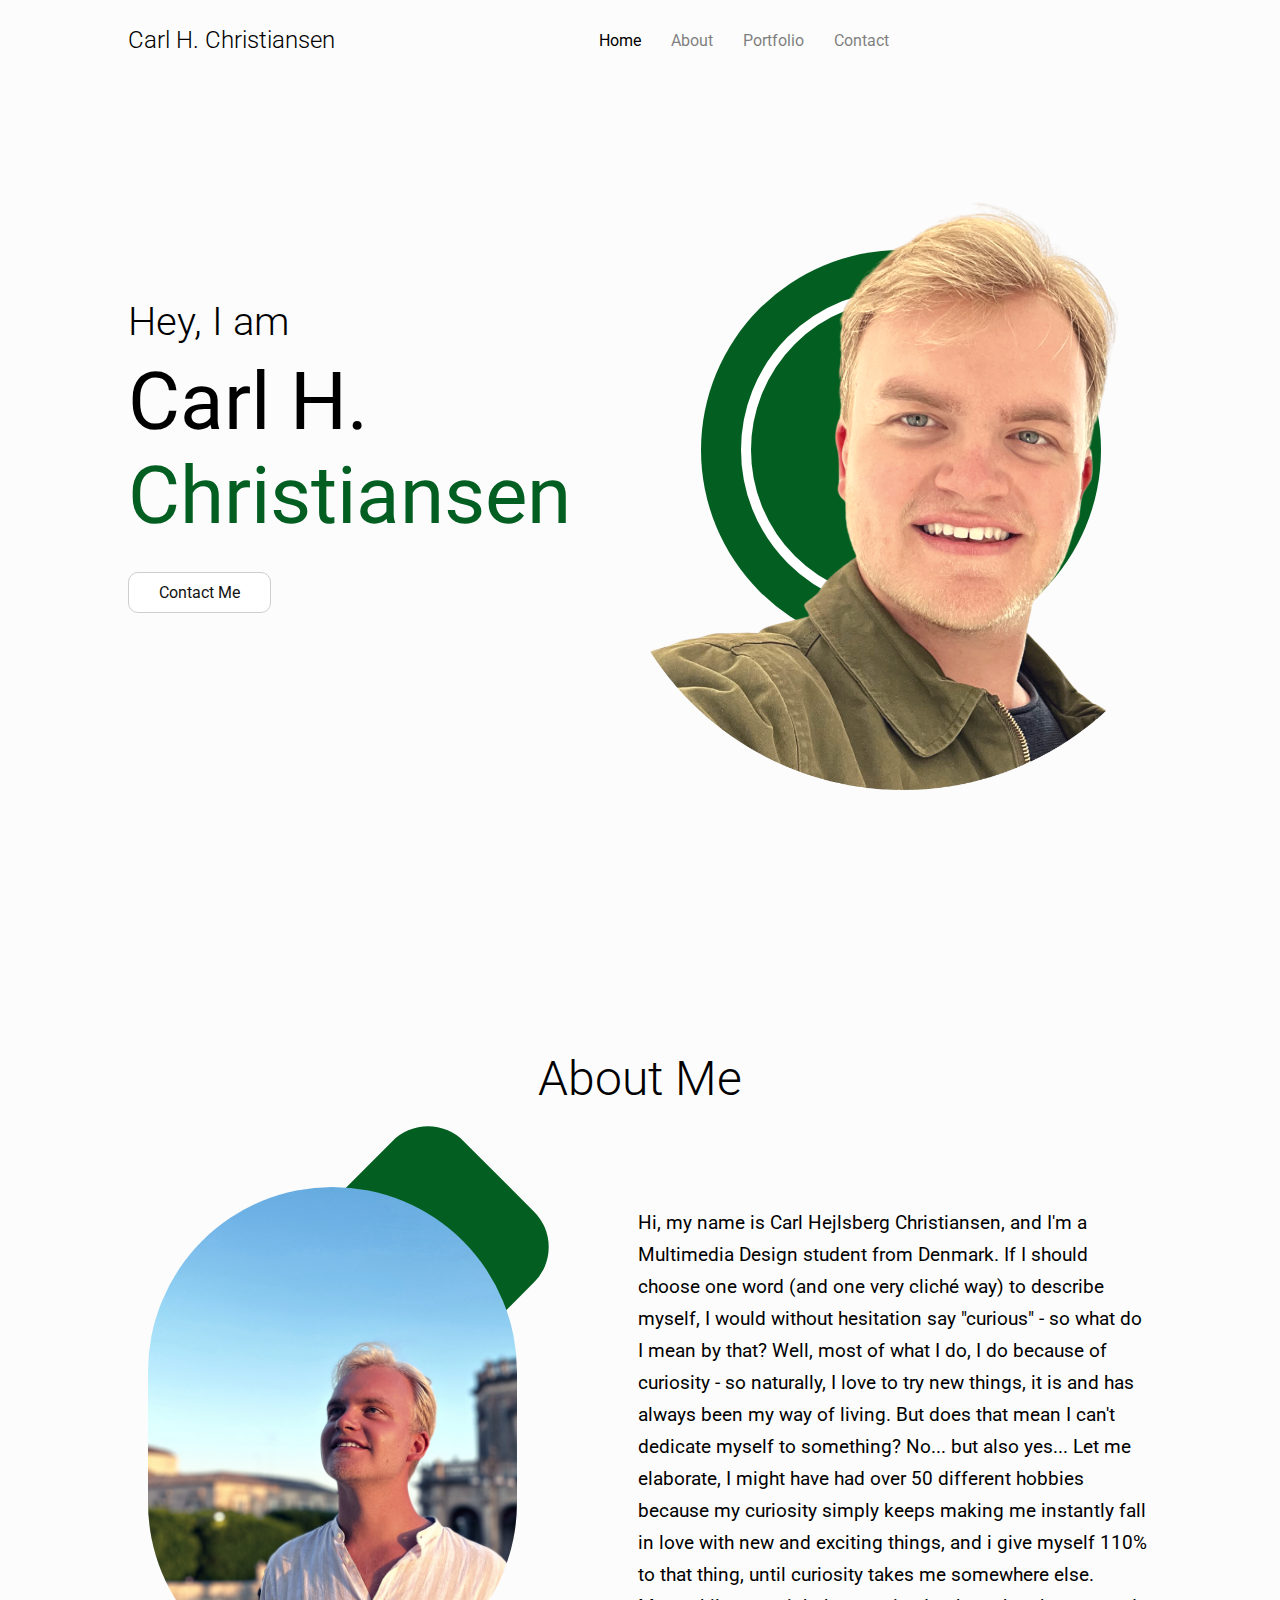
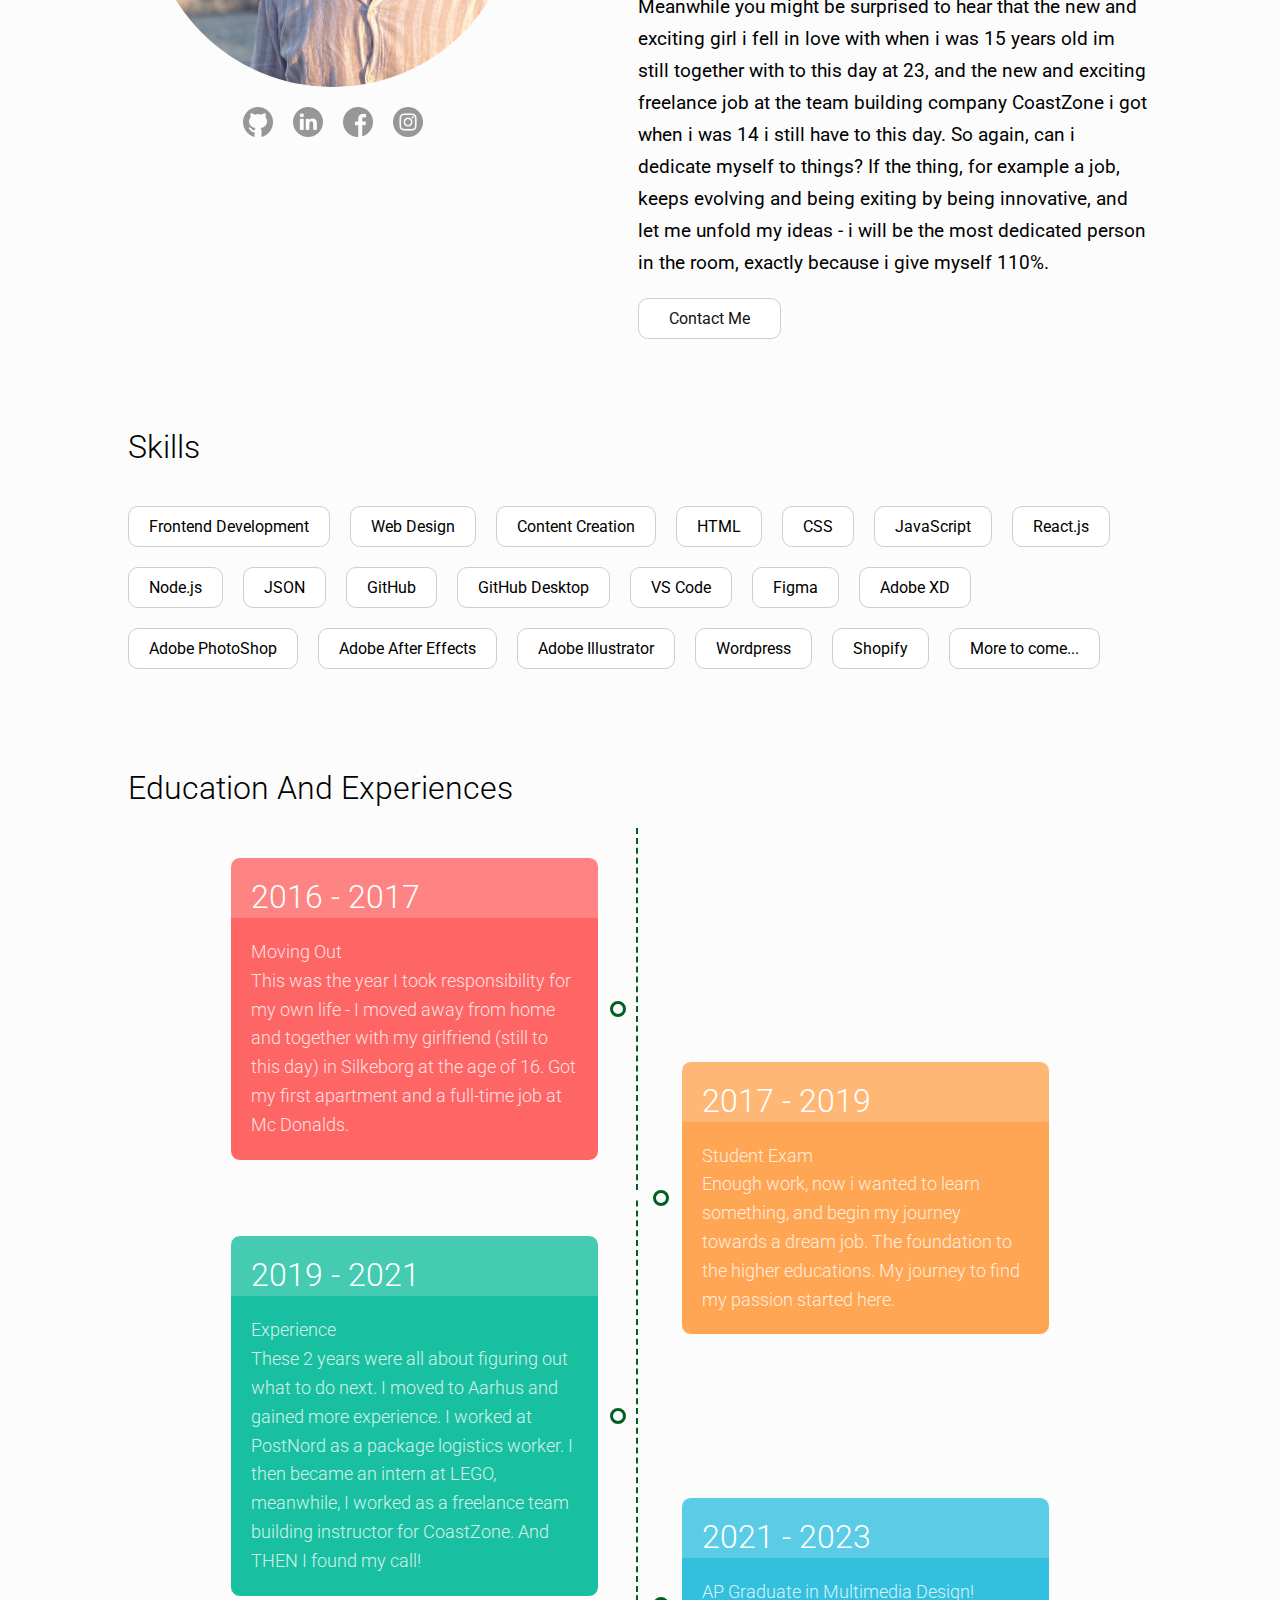
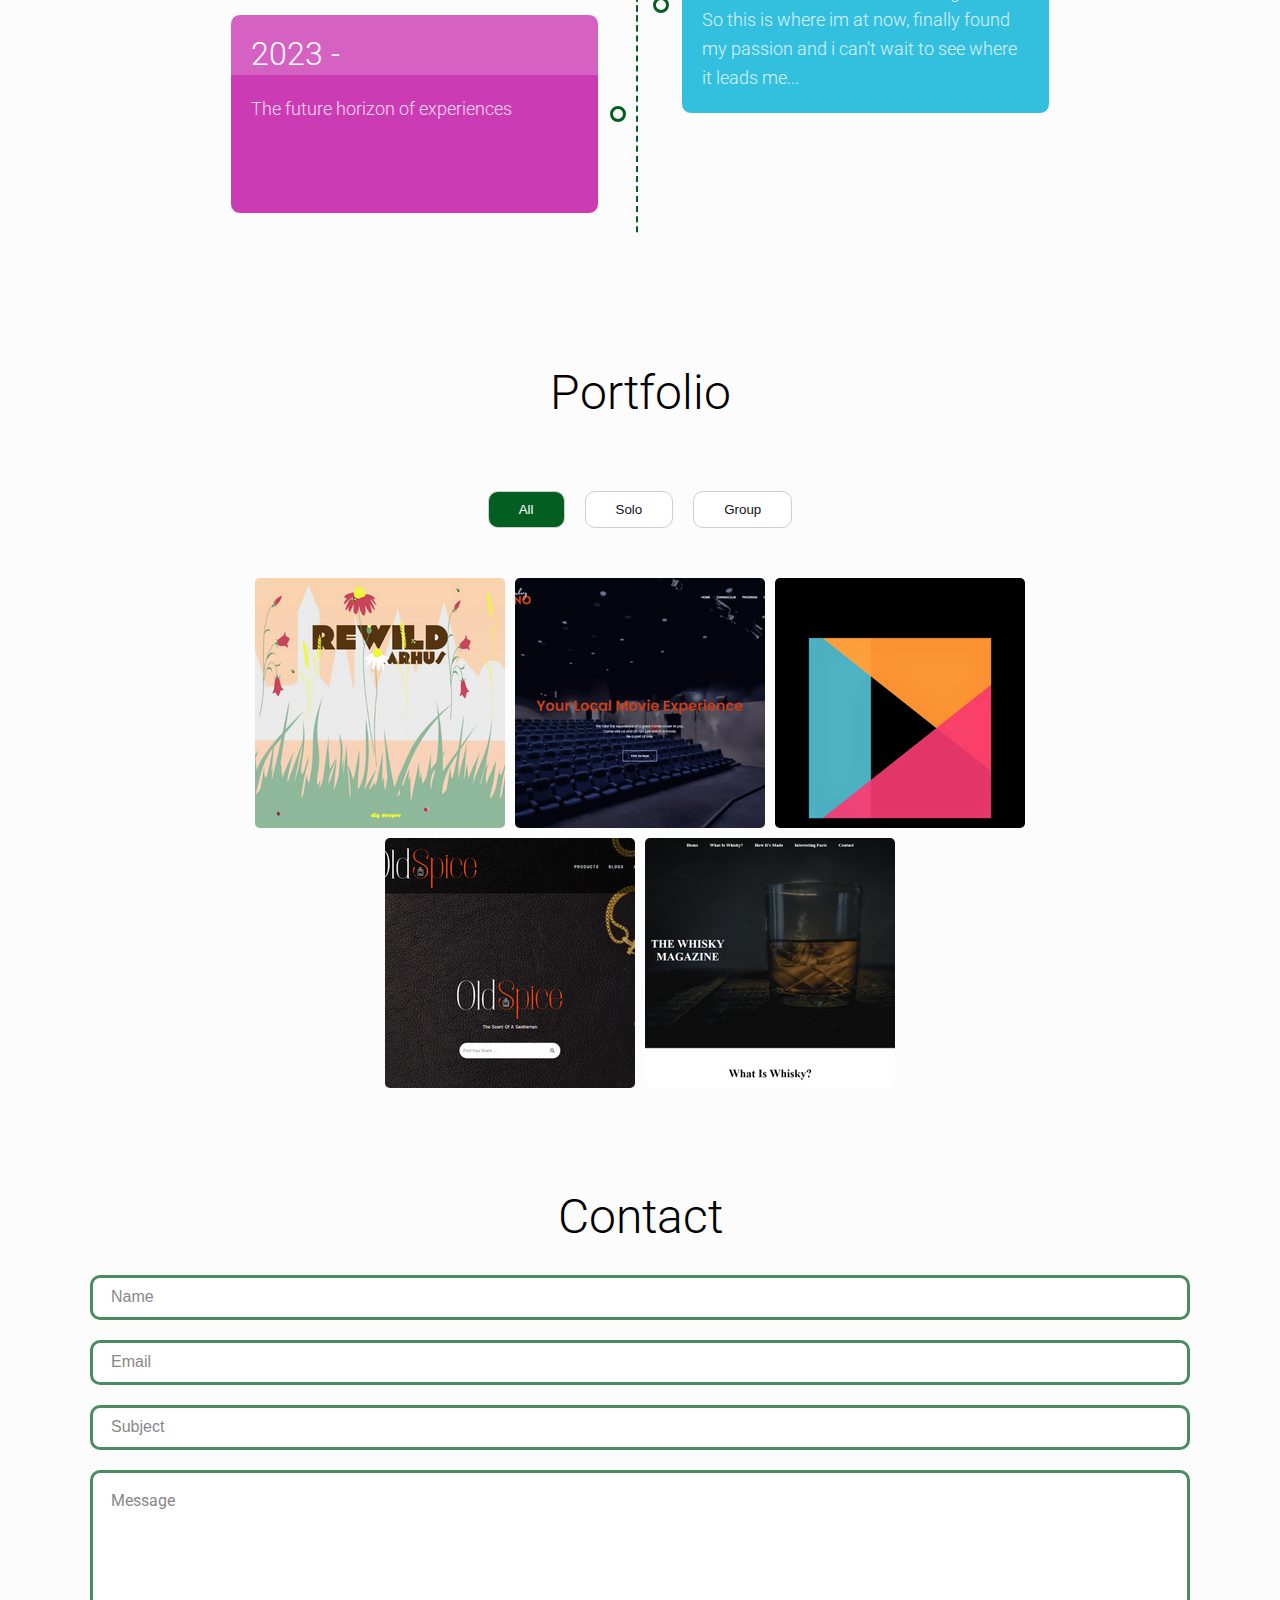
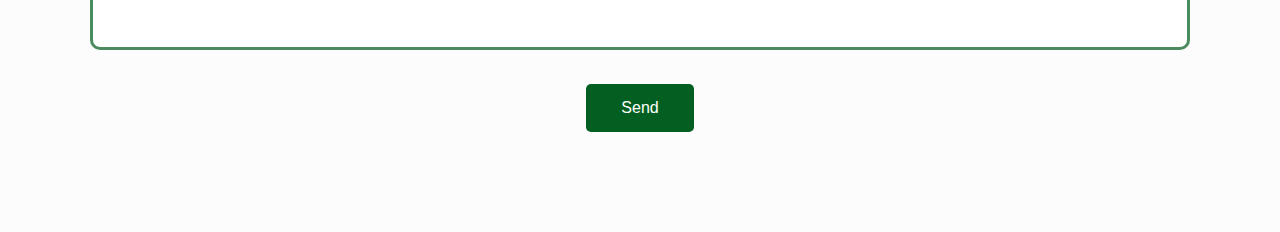
<file: index.html>
<!DOCTYPE html>
<html lang="en">
<head>
    <meta charset="UTF-8">
    <meta http-equiv="X-UA-Compatible" content="IE=edge">
    <meta name="viewport" content="width=device-width, initial-scale=1.0">
    <title>Carl H. Christiansen</title>
    <link rel="shortcut icon" href="img/fav.png">

    <!-- CSS files -->
    <link rel="preconnect" href="https://fonts.googleapis.com">
    <link rel="preconnect" href="https://fonts.gstatic.com" crossorigin>
    <link href="https://fonts.googleapis.com/css2?family=Roboto:wght@300;400;500;700;900&display=swap" rel="stylesheet">
    <link rel="stylesheet" href="style.css">

</head>
<body>

    <!-- navbar -->

    <nav class="navbar">
        <h1 class="logo">Carl H. Christiansen</h1>
        <ul class="nav-links-container">
            <li class="nav-link"><a href="#home-section" class="links active">home</a></li>
            <li class="nav-link"><a href="#about-section" class="links">about</a></li>
            <li class="nav-link"><a href="#project-section" class="links">portfolio</a></li>
            <li class="nav-link"><a href="#contact-section" class="links">contact</a></li>
        </ul>

        <!-- toggle btn -->
        <div class="toggle-btn">
            <span></span>
            <span></span>
            <span></span>
        </div>
    </nav>

    <!-- header -->
    <header class="header" id="home-section">
        <div class="content">
            <h1 class="header-heading">Hey, I am <span class="brand-name">Carl H. <span>Christiansen</span></span></h1>
            <a href="#contact-section" class="btn">Contact Me</a>
        </div>

        <div class="header-img-container">
            <div class="circle"></div>
            <img src="img/me2.png" class="header-img" alt="">
        </div>
    </header>

    <!-- about section -->

    <section id="about-section">
        <h1 class="heading">about me</h1>
        <!-- about -->
        <div class="about-container">
            <div class="image-container">
                <div class="square"></div>
                <img src="img/me3.png" class="about-img" alt="">
                <div class="social-links">
                    <a href="https://github.com/carl0981"><img src="img/github.png" class="social-img" alt=""></a>
                    <a href="https://www.linkedin.com/in/carl-hejlsberg-christiansen-587a9b1b0/"><img src="img/linked.png" class="social-img" alt=""></a>
                    <a href="https://www.facebook.com/carl.hejlsberg"><img src="img/fb.png" class="social-img" alt=""></a>
                    <a href="https://www.instagram.com/carl.hejlsberg/"><img src="img/insta.png" class="social-img" alt=""></a>
                </div>
            </div>

            <!-- info part -->
            <div class="info">
                <p>Hi, my name is Carl Hejlsberg Christiansen, and I'm a Multimedia Design student from Denmark. If I should choose one word (and one very cliché way) to describe myself, I would without hesitation say "curious" - so what do I mean by that? Well, most of what I do, I do because of curiosity - so naturally, I love to try new things, it is and has always been my way of living. But does that mean I can't dedicate myself to something? No... but also yes... Let me elaborate, I might have had over 50 different hobbies because my curiosity simply keeps making me instantly fall in love with new and exciting things, and i give myself 110% to that thing, until curiosity takes me somewhere else. Meanwhile you might be surprised to hear that the new and exciting girl i fell in love with when i was 15 years old im still together with to this day at 23, and the new and exciting freelance job at the team building company CoastZone i got when i was 14 i still have to this day. So again, can i dedicate myself to things? If the thing, for example a job, keeps evolving and being exiting by being innovative, and let me unfold my ideas - i will be the most dedicated person in the room, exactly because i give myself 110%. </p>
                <a href="#contact-section" class="btn">Contact Me</a>
                <!-- <a href="sorry/sorry.html" class="btn">download CV</a> -->
            </div>
        </div>
        
        <!-- skills part -->
        <h2 class="sub-heading">skills</h2>

        <div class="skills">
            <p class="skill-name">Frontend Development</p>
            <p class="skill-name">Web Design</p>
            <p class="skill-name">Content Creation</p>
            <p class="skill-name">HTML</p>
            <p class="skill-name">CSS</p>
            <p class="skill-name">JavaScript</p>
            <p class="skill-name">React.js</p>
            <p class="skill-name">Node.js</p>
            <p class="skill-name">JSON</p>
            <p class="skill-name">GitHub</p>
            <p class="skill-name">GitHub Desktop</p>
            <p class="skill-name">VS Code</p>
            <p class="skill-name">Figma</p>
            <p class="skill-name">Adobe XD</p>
            <p class="skill-name">Adobe PhotoShop</p>
            <p class="skill-name">Adobe After Effects</p>
            <p class="skill-name">Adobe Illustrator</p>
            <p class="skill-name">Wordpress</p>
            <p class="skill-name">Shopify</p>
            <p class="skill-name">More to come...</p>
        </div>

        <!-- time line -->

        <h2 class="sub-heading">education and experiences</h2>

        <div class="timeline-container">
            <div class="card-container">
                <div class="card">
                    <h1 class="card-title">2016 - 2017</h1>
                    <p class="card-body">Moving Out <br>This was the year I took responsibility for my own life - I moved away from home and together with my girlfriend (still to this day) in Silkeborg at the age of 16. Got my first apartment and a full-time job at Mc Donalds.</p>
                </div>
            </div>
            <div class="card-container">
                <div class="card">
                    <h1 class="card-title">2017 - 2019</h1>
                    <p class="card-body">Student Exam <br>Enough work, now i wanted to learn something, and begin my journey towards a dream job. The foundation to the higher educations. My journey to find my passion started here.</p>
                </div>
            </div>
            <div class="card-container">
                <div class="card">
                    <h1 class="card-title">2019 - 2021</h1>
                    <p class="card-body">Experience <br>These 2 years were all about figuring out what to do next. I moved to Aarhus and gained more experience. I worked at PostNord as a package logistics worker. I then became an intern at LEGO, meanwhile, I worked as a freelance team building instructor for CoastZone. And THEN I found my call!</p>
                </div>
            </div>
            <div class="card-container">
                <div class="card">
                    <h1 class="card-title">2021 - 2023</h1>
                    <p class="card-body">AP Graduate in Multimedia Design! <br>So this is where im at now, finally found my passion and i can't wait to see where it leads me...</p>
                </div>
            </div>
            <div class="card-container">
                <div class="card">
                    <h1 class="card-title">2023 - </h1>
                    <p class="card-body">The future horizon of experiences</p>
                </div>
            </div>
        </div>

    </section>

    <!-- portfolio section -->

    <section id="project-section">
        <h1 class="heading">Portfolio</h1>

        <div class="filter">
            <button class="btn filter-btn active">all</button>
            <button class="btn filter-btn">solo</button>
            <button class="btn filter-btn">group</button>
        </div>

        <!--  project cards -->

        <div class="project-container">
            <!-- <div class="project-card">
                <div class="project-wrapper">
                    <div class="project-thumbnail">
                        <img src="img/close.png" class="close-btn" alt="">
                        <img src="img/project-1.png" class="project-img" alt="">
                        <span class="tags">#javascript, #css, #fullstack</span>
                    </div>

                    <div class="project-body">
                        <h1 class="project-name">project 1</h1>
                        <p class="project-detail">Lorem ipsum dolor sit amet consectetur adipisicing elit. Nulla eum et veniam eos ratione accusantium aut, accusamus deserunt quis dolores.</p>
                        <a href="#" class="btn">see live</a>
                        <a href="#" class="btn">github</a>
                    </div>
                </div>
            </div> -->
        </div>
    </section>

    <!-- contact section -->

    <section id="contact-section">
        <h1 class="heading">contact</h1>
        <form class="form" action="https://formsubmit.co/carl.hchristiansen@hotmail.com" method="POST">
            <input type="text" name="Name" placeholder="name" required>
            <input type="email" name="Email" placeholder="email" required>
            <input type="text" name="Subject" placeholder="subject" required>
            <textarea name="Message" cols="30" rows="10" placeholder="message"></textarea>
            <button type="submit" class="contact-btn">Send</button>
            <input type="hidden" name="_next" value="https://carlhchristiansen.dk/thanks/thanks.html">
            <input type="hidden" name="_captcha" value="false">
        </form>
    </section>

    <script src="./project.js"></script>
    <script src="./app.js"></script>
    
</body>
</html>
</file>
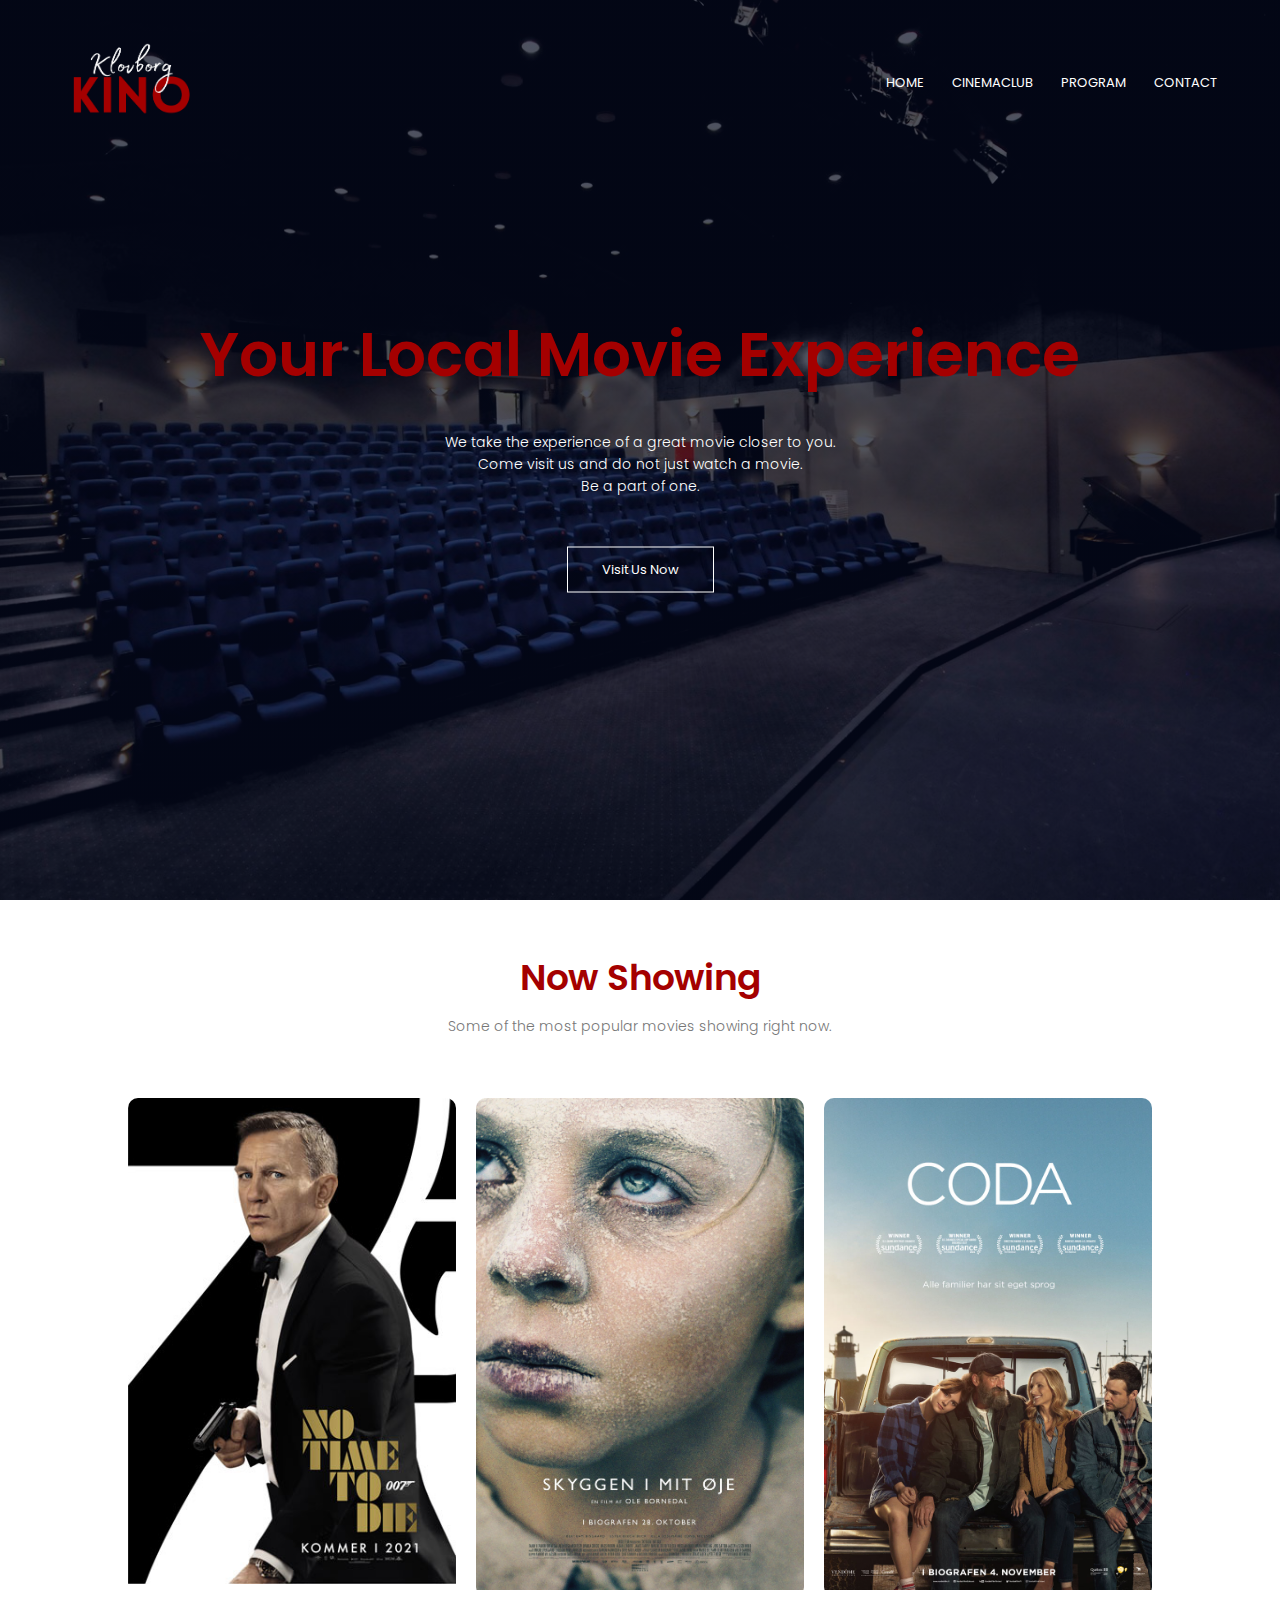
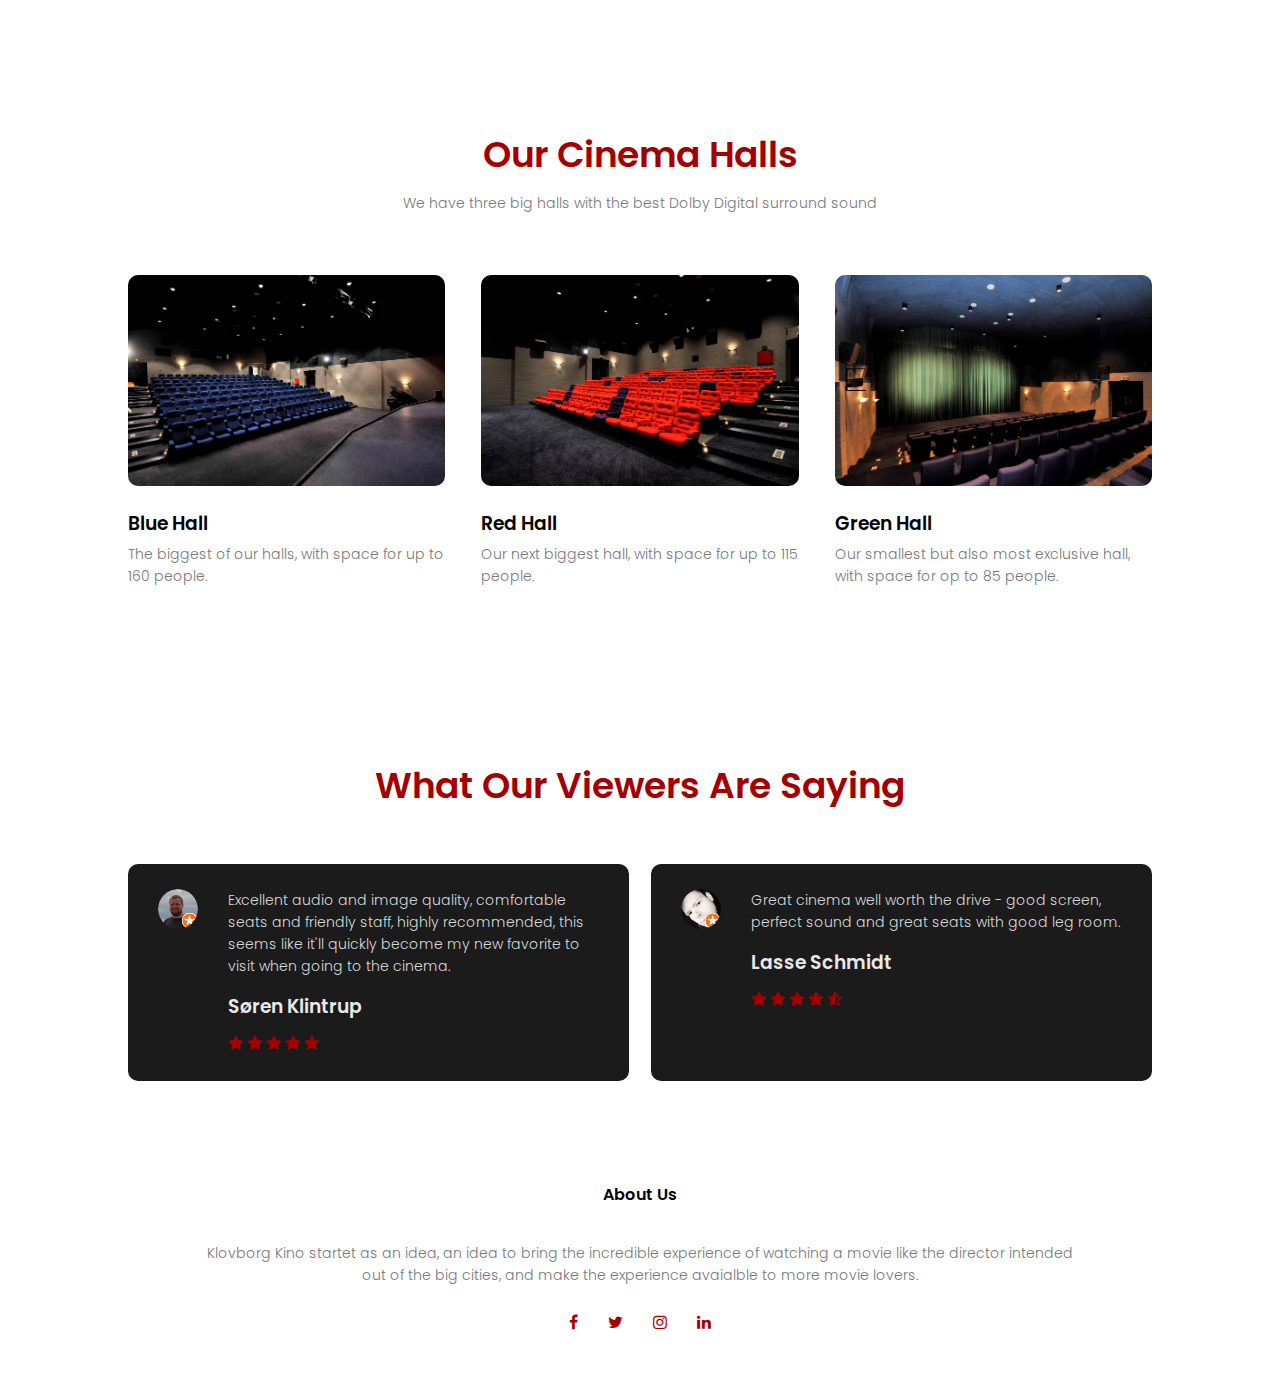
<file: mobile-first-responsive/index.html>
<!DOCTYPE html>
<html lang="en">
<head>
<meta charset="UTF-8">
<meta http-equiv="X-UA-Compatible" content="IE=edge">
<meta name="viewport" content="width=device-width, initial-scale=1.0">
<title>Klovborg Kino - Projekt</title>
<link rel="stylesheet" href="style.css">
<link href="https://fonts.googleapis.com/css?family=Poppins:100,200,300,400,600,700&display=swap" rel="stylesheet">
<link rel="stylesheet" href="https://stackpath.bootstrapcdn.com/font-awesome/4.7.0/css/font-awesome.min.css"> 
</head>
<body>
    <section class="header">
        
        <nav>
            <a href="index.html"><img src="images/logo.png" alt="logo"></a>
            <div class="nav-links" id="navLinks">  
                <i class="fa fa-close" onclick="hideMenu()"></i>
                <ul>
                    <li><a href="index.html">HOME</a></li>
                    <li><a href="biografklub.html">CINEMACLUB</a></li>
                    <li><a href="https://www.klovborgkino.dk/dagens-program/alle-programlagte-film/">PROGRAM</a></li>
                    <li><a href="contact.html">CONTACT</a></li>
                </ul>
            </div>
            <i class="fa fa-bars" onclick="showMenu()"></i>
        </nav>
        
        <div class="text-box">
            <h1>Your Local Movie Experience</h1>
            <p>We take the experience of a great movie closer to you.<br>Come visit us and do not just watch a movie. <br> Be a part of one.</p>
            <a href="contact.html" class="visit-btn">Visit Us Now</a>
        </div>
    </section>

<!---------- now showing ---------->
    
    <section class="showing">
        <h1>Now Showing</h1>
        <p>Some of the most popular movies showing right now.</p>
            <div class="row">
                <div class="showing-col">
                    <img src="images/bond.jpg" alt="james bond">
                    <div class="layer">
                        <h3>No Time To Die</h3>
                    </div>
                </div>
                <div class="showing-col">
                    <img src="images/skyggen.jpg" alt="skyggen i mit øje">
                    <div class="layer">
                        <h3>Skyggen I Mit Øje</h3>
                    </div>
                </div>
                <div class="showing-col">
                    <img src="images/coda.jpg" alt="coda">
                    <div class="layer">
                        <h3>Coda</h3>
                    </div>
                </div>
                
            </div>
    </section>
    
<!---------- cinema halls ---------->
    
    <section class="halls">
        <h1>Our Cinema Halls</h1>
        <p>We have three big halls with the best Dolby Digital surround sound</p>
            <div class="row">
                <div class="halls-col">
                    <img src="images/blå-sal.jpg" alt="blå sal">
                    <h3>Blue Hall</h3>
                    <p>The biggest of our halls, with space for up to 160 people.</p>
                </div>
                <div class="halls-col">
                    <img src="images/rød-sal.jpg" alt="rød sal">
                    <h3>Red Hall</h3>
                    <p>Our next biggest hall, with space for up to 115 people.</p>
                </div>
                <div class="halls-col">
                    <img src="images/grøn-sal.jpg" alt="grøn sal">
                    <h3>Green Hall</h3>
                    <p>Our smallest but also most exclusive hall, with space for op to 85 people.</p>
                </div>
            </div>
    </section>
    
    
<!---------- reviews ---------->
    
    <section class="reviews">
        <h1>What Our Viewers Are Saying</h1>
            <div class="row">
                <div class="reviews-col">
                    <img src="images/user1.png" alt="review 1">
                    <div> 
                        <p style="color: rgb(216, 216, 216);">Excellent audio and image quality, comfortable seats and friendly staff, highly recommended, this seems like it'll quickly become my new favorite to visit when going to the cinema.</p>
                        <h3 style="color: rgb(233, 233, 233);">Søren Klintrup</h3>
                        <i class="fa fa-star"></i>
                        <i class="fa fa-star"></i>
                        <i class="fa fa-star"></i>
                        <i class="fa fa-star"></i>
                        <i class="fa fa-star"></i>
                    </div>
                </div>
                <div class="reviews-col">
                    <img src="images/user2.png" alt="review 2">
                    <div>
                        <p style="color: rgb(216, 216, 216);">Great cinema well worth the drive - good screen, perfect sound and great seats with good leg room.</p>
                        <h3 style="color: rgb(233, 233, 233);">Lasse Schmidt</h3>
                        <i class="fa fa-star"></i>
                        <i class="fa fa-star"></i>
                        <i class="fa fa-star"></i>
                        <i class="fa fa-star"></i>
                        <i class="fa fa-star-half-o"></i>
                    </div>
                </div>
                
            </div>
    </section>   
 
<!-------- footer ---------->

<section class="footer">
        <h4>About Us</h4>
        <p>Klovborg Kino startet as an idea, an idea to bring the incredible experience of watching a movie like the director intended <br>out of the big cities, and make the experience avaialble to more movie lovers.</p>
        <div class="icons">
            <a href="https://www.facebook.com/Klovborg-Kino-1-2-3-D-216173368427871"><i class="fa fa-facebook"></i></a>
            <a href="https://www.twitter.com"><i class="fa fa-twitter"></i></a>
            <a href="https://www.instagram.com"><i class="fa fa-instagram"></i></a>
            <a href="https://www.linkedin.com"><i class="fa fa-linkedin"></i></a>
            
        </div>
</section>    
  
  
<!----JavaScript for toggle menu---->
<script>
    var navLinks = document.getElementById("navLinks");

    function showMenu() {
        navLinks.style.right = "0";
    }

    function hideMenu() {
        navLinks.style.right = "-200px";
    }
</script> 
    
</body>
</html>
</file>
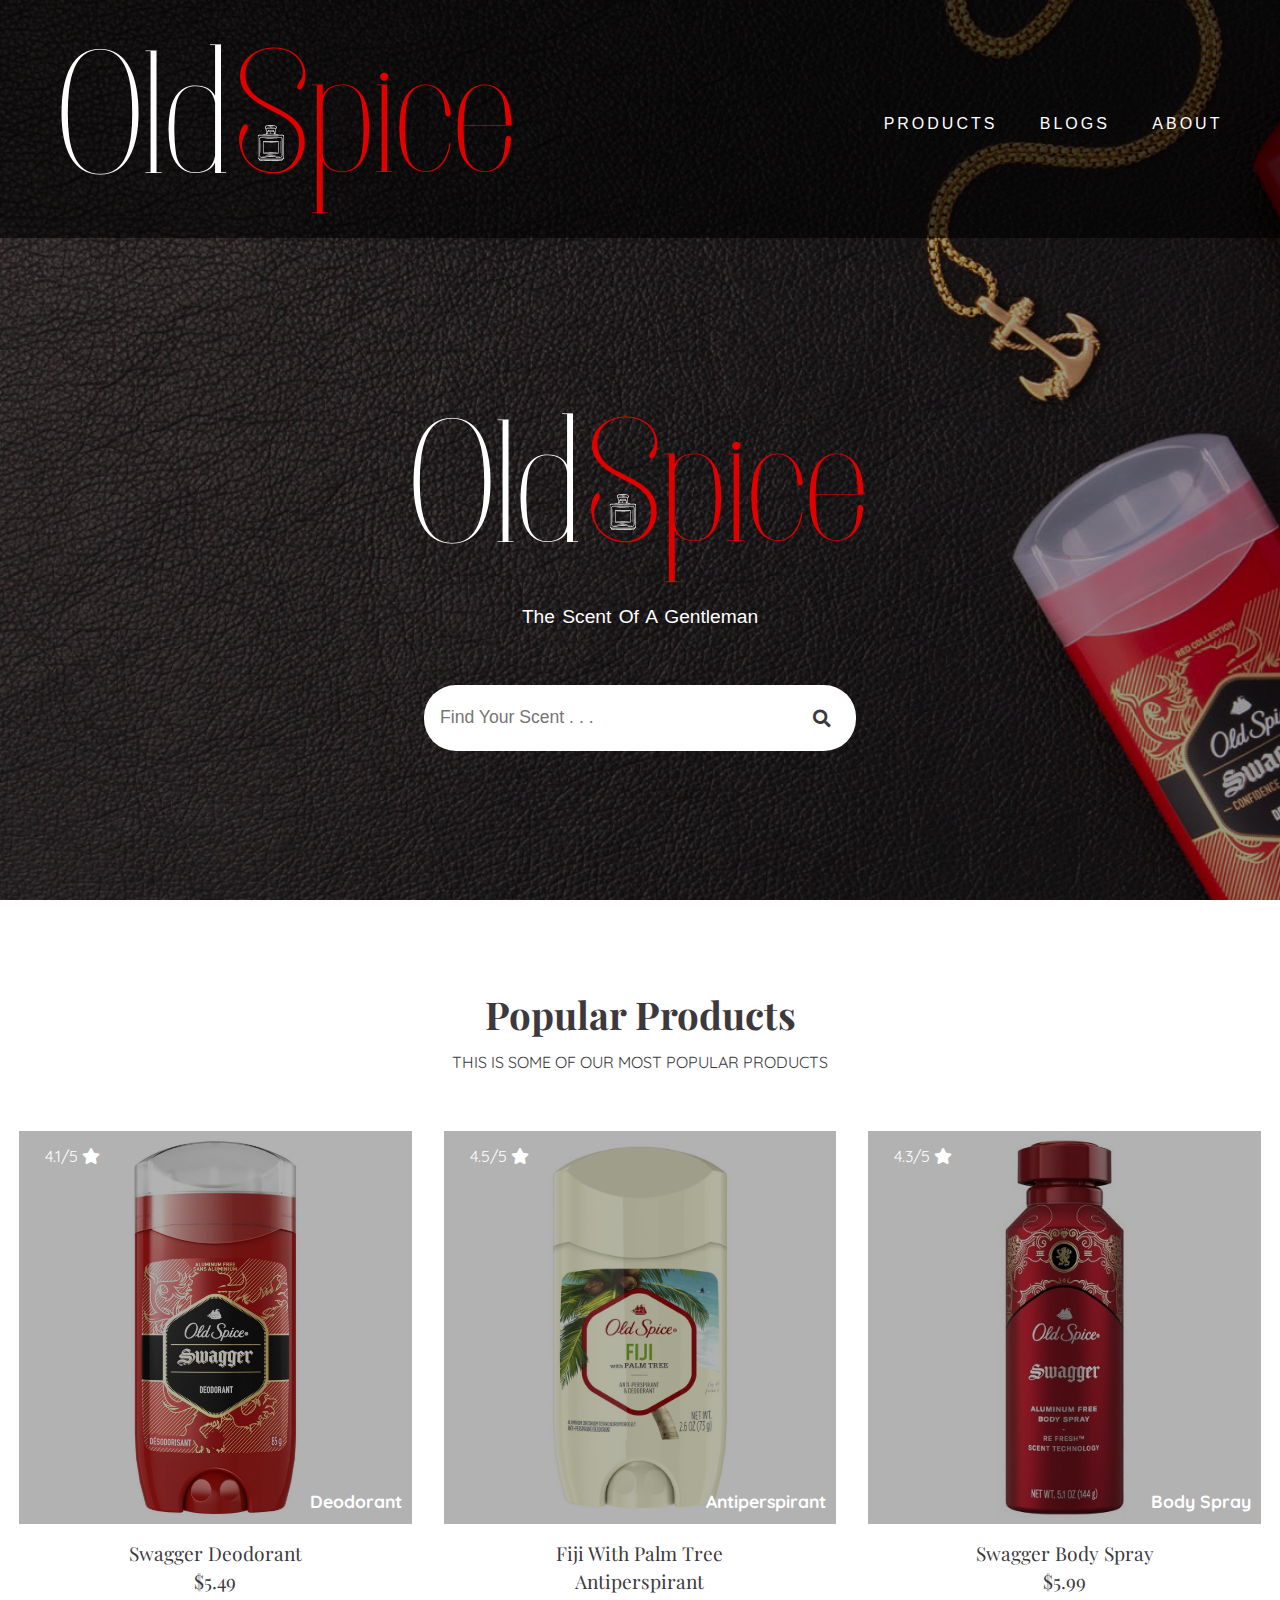
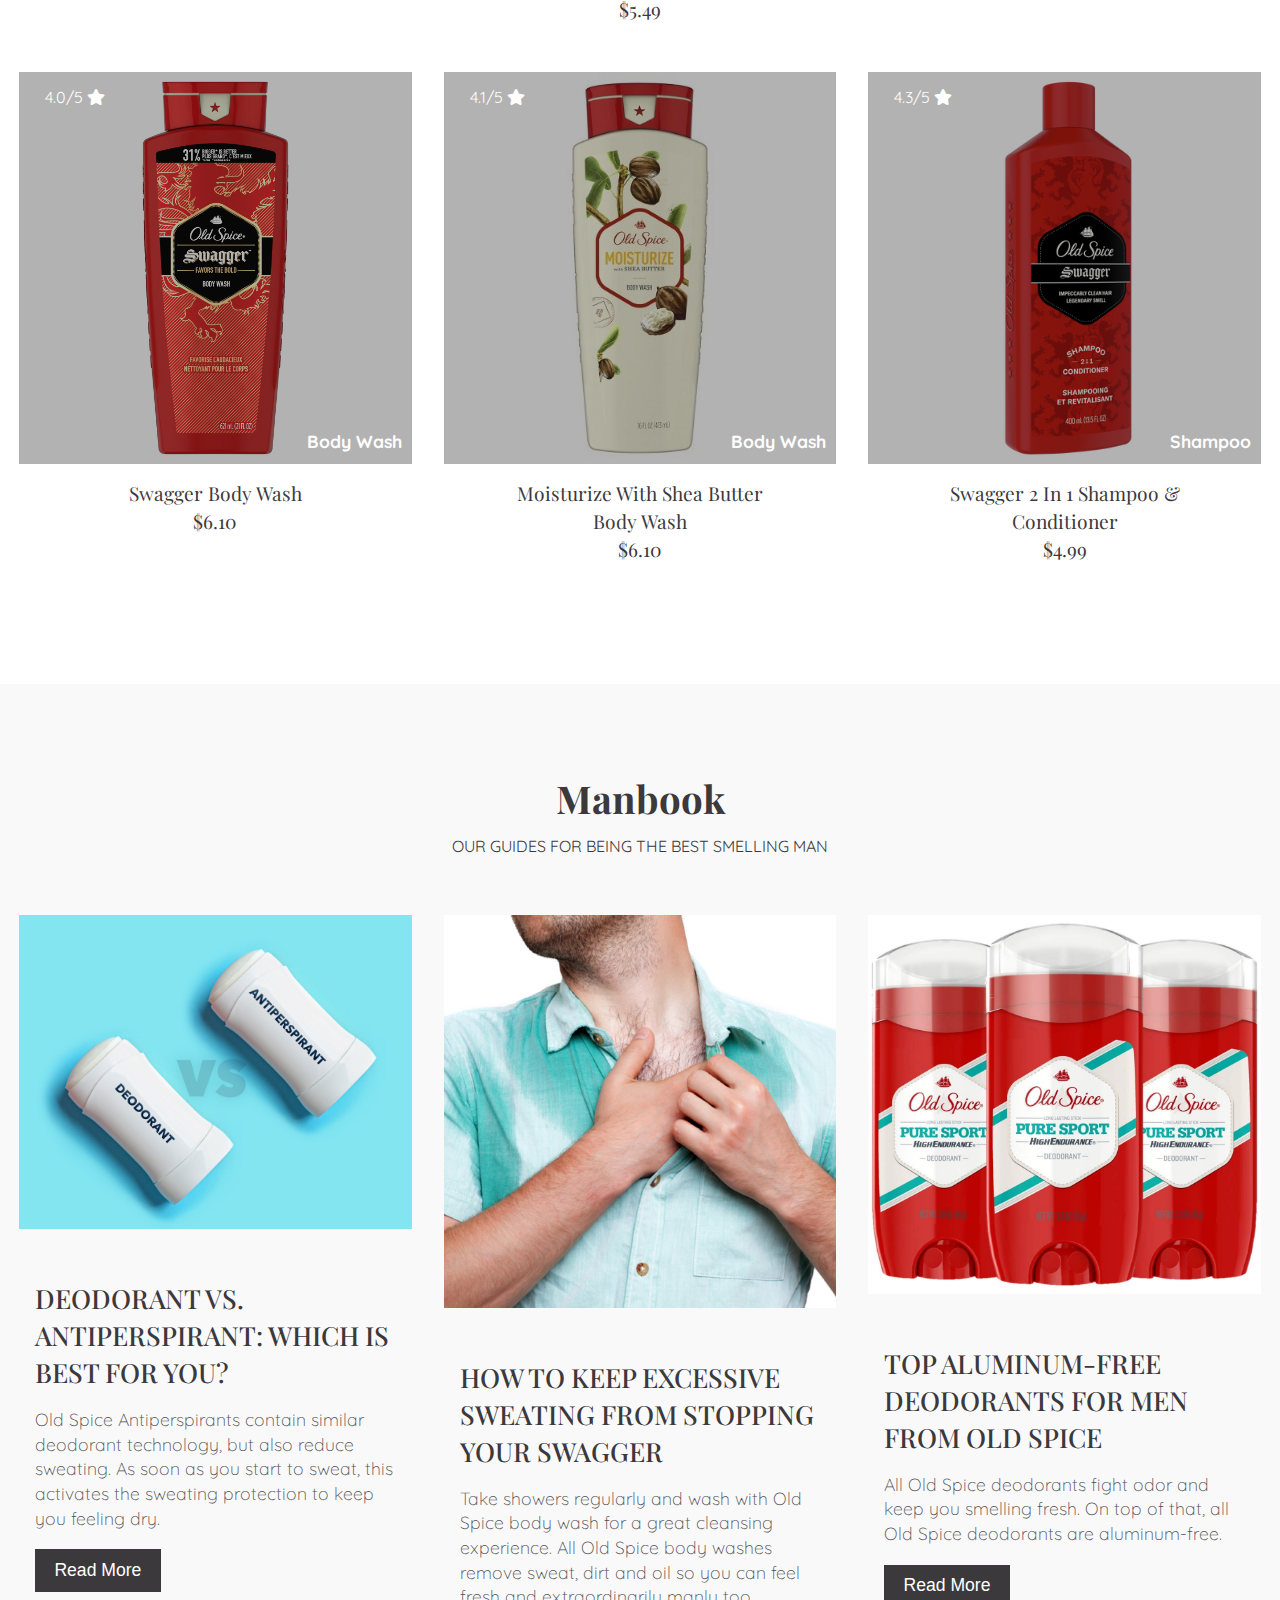
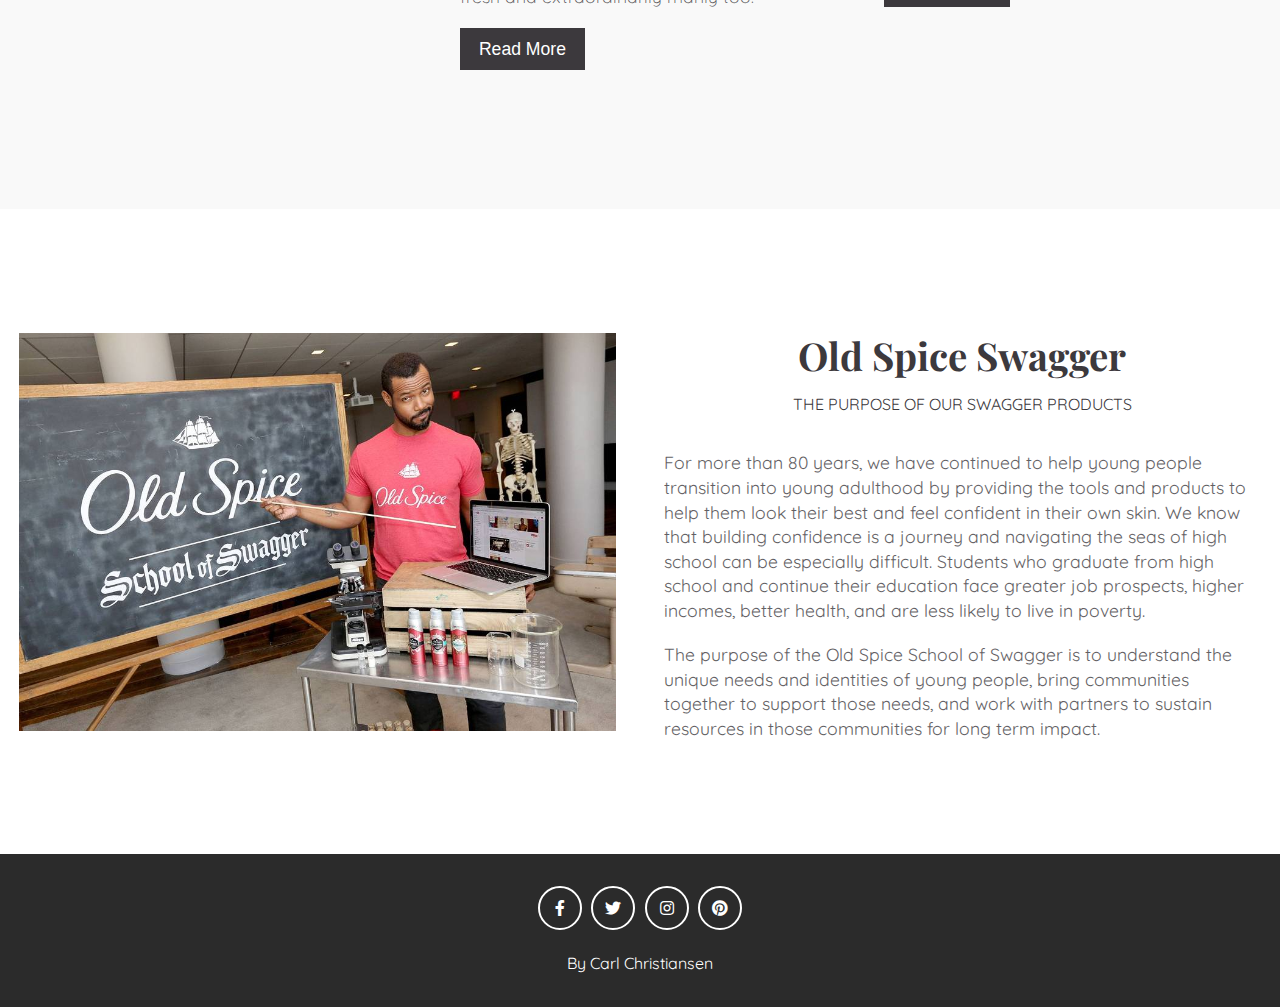
<file: old-spice-rebranding/index.html>
<!DOCTYPE html>
<html lang="en">
  <head>
    <meta charset="utf-8">
    <meta http-equiv="X-UA-Compatible" content="IE=edge">
    <title>Old Spice Project</title>
    <meta name="viewport" content="width=device-width, initial-scale=1">
    <!-- Font awesome icon -->
    <link rel="stylesheet" href="https://cdnjs.cloudflare.com/ajax/libs/font-awesome/5.15.1/css/all.min.css">
    <link rel="stylesheet" href="style.css">
  </head>
  <body>

    <!-- header -->
    <header id="home">
      <nav class = "navbar">
        <div class = "container">
          <a href = "index.html" class = "navbar-brand"><img src="images/logo.png" alt="Logo"></a>
          <div class = "navbar-nav">
            <a href = "#products">products</a>
            <a href = "#blogs">blogs</a>
            <a href = "#about">about</a>
          </div>
        </div>
      </nav>
      <div class = "banner">
        <div class = "container">
          <h1 class = "banner-logo">
            <img src="images/logo.png" alt="Logo">
          </h1>
          <p>the scent of a gentleman</p>
          <form>
            <input type = "text" class = "search-input" placeholder="find your scent . . .">
            <button type = "submit" class = "search-btn">
              <i class = "fas fa-search"></i>
            </button>
          </form>
        </div>
      </div>
    </header>
    <!-- end of header -->
    
    <!-- products -->
    <section class = "products" id = "products">
      <div class = "container">
        <div class = "title">
          <h2>Popular Products</h2>
          <p>this is some of our most popular products</p>
        </div>
        <div class = "products-content">
          <!-- item -->
          <div class = "products-item">
            <div class = "products-img">
              <img src = "images/swagger-deodorant.jpg" alt = "Swagger Deodorant">
              <span>4.1/5 <i class = "fa fa-star"></i></span>
              <span>Deodorant</span>
            </div>
            <div class = "products-title">
              <a href = "https://oldspice.com/swagger-deodorant/">Swagger Deodorant <br> $5.49</a>
            </div>
          </div>
          <!-- end of item -->
          <!-- item -->
          <div class = "products-item">
            <div class = "products-img">
              <img src = "images/palm-tree-anti.jpg" alt = "Fiji - Antiperspirant">
              <span>4.5/5 <i class = "fa fa-star"></i></span>
              <span>Antiperspirant</span>
            </div>
            <div class = "products-title">
              <a href = "https://oldspice.com/fiji-with-palm-tree-anti-perspirant/">Fiji With Palm Tree Antiperspirant <br> $5.49</a>
            </div>
          </div>
          <!-- end of item -->
          <!-- item -->
          <div class = "products-item">
            <div class = "products-img">
              <img src = "images/swagger-spray.jpg" alt = "Swagger Body Spray">
              <span>4.3/5 <i class = "fa fa-star"></i></span>
              <span>Body Spray</span>
            </div>
            <div class = "products-title">
              <a href = "https://oldspice.com/swagger-body-spray/">Swagger Body Spray <br> $5.99</a>
            </div>
          </div>
          <!-- end of item -->
          <!-- item -->
          <div class = "products-item">
            <div class = "products-img">
              <img src = "images/swagger-body.jpeg" alt = "Swagger Body Wash">
              <span>4.0/5 <i class = "fa fa-star"></i></span>
              <span>Body Wash</span>
            </div>
            <div class = "products-title">
              <a href = "https://oldspice.com/swagger-body-wash/">Swagger Body Wash <br> $6.10</a>
            </div>
          </div>
          <!-- end of item -->
          <!-- item -->
          <div class = "products-item">
            <div class = "products-img">
              <img src = "images/shea-butter-body.jpg" alt = "Shea Butter Body Wash">
              <span>4.1/5 <i class = "fa fa-star"></i></span>
              <span>Body Wash</span>
            </div>
            <div class = "products-title">
              <a href = "https://oldspice.com/moisturize-with-shea-butter-body-wash/">Moisturize With Shea Butter Body Wash <br> $6.10</a>
            </div>
          </div>
          <!-- end of item -->
          <!-- item -->
          <div class = "products-item">
            <div class = "products-img">
              <img src = "images/swagger-shampoo.png" alt = "Swagger 2 In 1 Shampoo">
              <span>4.3/5 <i class = "fa fa-star"></i></span>
              <span>Shampoo</span>
            </div>
            <div class = "products-title">
              <a href = "https://oldspice.com/swagger-2-in-1/">Swagger 2 In 1 Shampoo & Conditioner <br> $4.99</a>
            </div>
          </div>
          <!-- end of item -->
        </div>
      </div>
    </section>
    <!-- end of products -->

<!-- blogs -->
<section class = "blog" id = "blogs">
    <div class = "container">
      <div class = "title">
        <h2>Manbook</h2>
        <p>Our guides for being the best smelling man</p>
      </div>
      <div class = "blog-content">
        <!-- item -->
        <div class = "blog-item">
          <div class = "blog-img">
            <img src = "images/vs.jpg" alt = "Deodorant VS Antiperspirant">
          </div>
          <div class = "blog-text">
            <h2>DEODORANT VS. ANTIPERSPIRANT: WHICH IS BEST FOR YOU?</h2>
            <p>Old Spice Antiperspirants contain similar deodorant technology, but also reduce sweating. As soon as you start to sweat, this activates the sweating protection to keep you feeling dry.</p>
            <a href = "https://oldspice.com/blog/deodorant-vs-antiperspirant-which-is-best-for-you/">Read More</a>
          </div>
        </div>
        <!-- end of item -->
        <!-- item -->
        <div class = "blog-item">
          <div class = "blog-img">
            <img src = "images/sweat.jpg" alt = "Stop excessive sweating">
          </div>
          <div class = "blog-text">
            <h2>HOW TO KEEP EXCESSIVE SWEATING FROM STOPPING YOUR SWAGGER</h2>
            <p>Take showers regularly and wash with Old Spice body wash for a great cleansing experience. All Old Spice body washes remove sweat, dirt and oil so you can feel fresh and extraordinarily manly too.</p>
            <a href = "https://oldspice.com/blog/how-to-keep-excessive-sweating-from-stopping-your-swagger/">Read More</a>
          </div>
        </div>
        <!-- end of item -->
        <!-- item -->
        <div class = "blog-item">
          <div class = "blog-img">
            <img src = "images/top-aluminum.jpg" alt = "Aluminum Deodorants">
          </div>
          <div class = "blog-text">
            <h2>TOP ALUMINUM-FREE DEODORANTS FOR MEN FROM OLD SPICE</h2>
            <p>All Old Spice deodorants fight odor and keep you smelling fresh. On top of that, all Old Spice deodorants are aluminum-free.</p>
            <a href = "#">Read More</a>
          </div>
        </div>
        <!-- end of item -->
      </div>
    </div>
  </section>
  <!-- end of blog -->

    <!-- about -->
    <section class = "about" id = "about">
      <div class = "container">
        <div class = "about-content">
          <div>
            <img src = "images/swagger.jpg" alt = "School of Swagger">
          </div>
          <div class = "about-text">
            <div class = "title">
              <h2>Old Spice Swagger</h2>
              <p>The purpose of our swagger products</p>
            </div>
            <p>For more than 80 years, we have continued to help young people transition into young adulthood by providing the tools and products to help them look their best and feel confident in their own skin. We know that building confidence is a journey and navigating the seas of high school can be especially difficult. Students who graduate from high school and continue their education face greater job prospects, higher incomes, better health, and are less likely to live in poverty.</p>
            <p>The purpose of the Old Spice School of Swagger is to understand the unique needs and identities of young people, bring communities together to support those needs, and work with partners to sustain resources in those communities for long term impact.</p>
          </div>
        </div>
      </div>
    </section>
    <!-- end of about -->

    <!-- footer -->
    <footer>
      <div class = "social-links">
        <a href = "https://www.facebook.com/OldSpice"><i class = "fab fa-facebook-f"></i></a>
        <a href = "https://twitter.com/OldSpice"><i class = "fab fa-twitter"></i></a>
        <a href = "https://www.instagram.com/oldspice"><i class = "fab fa-instagram"></i></a>
        <a href = "https://www.pinterest.dk/oldspice"><i class = "fab fa-pinterest"></i></a>
      </div>
      <span>By Carl Christiansen</span>
    </footer>
    <!-- end of footer -->
    
    
  </body>
</html>
</file>
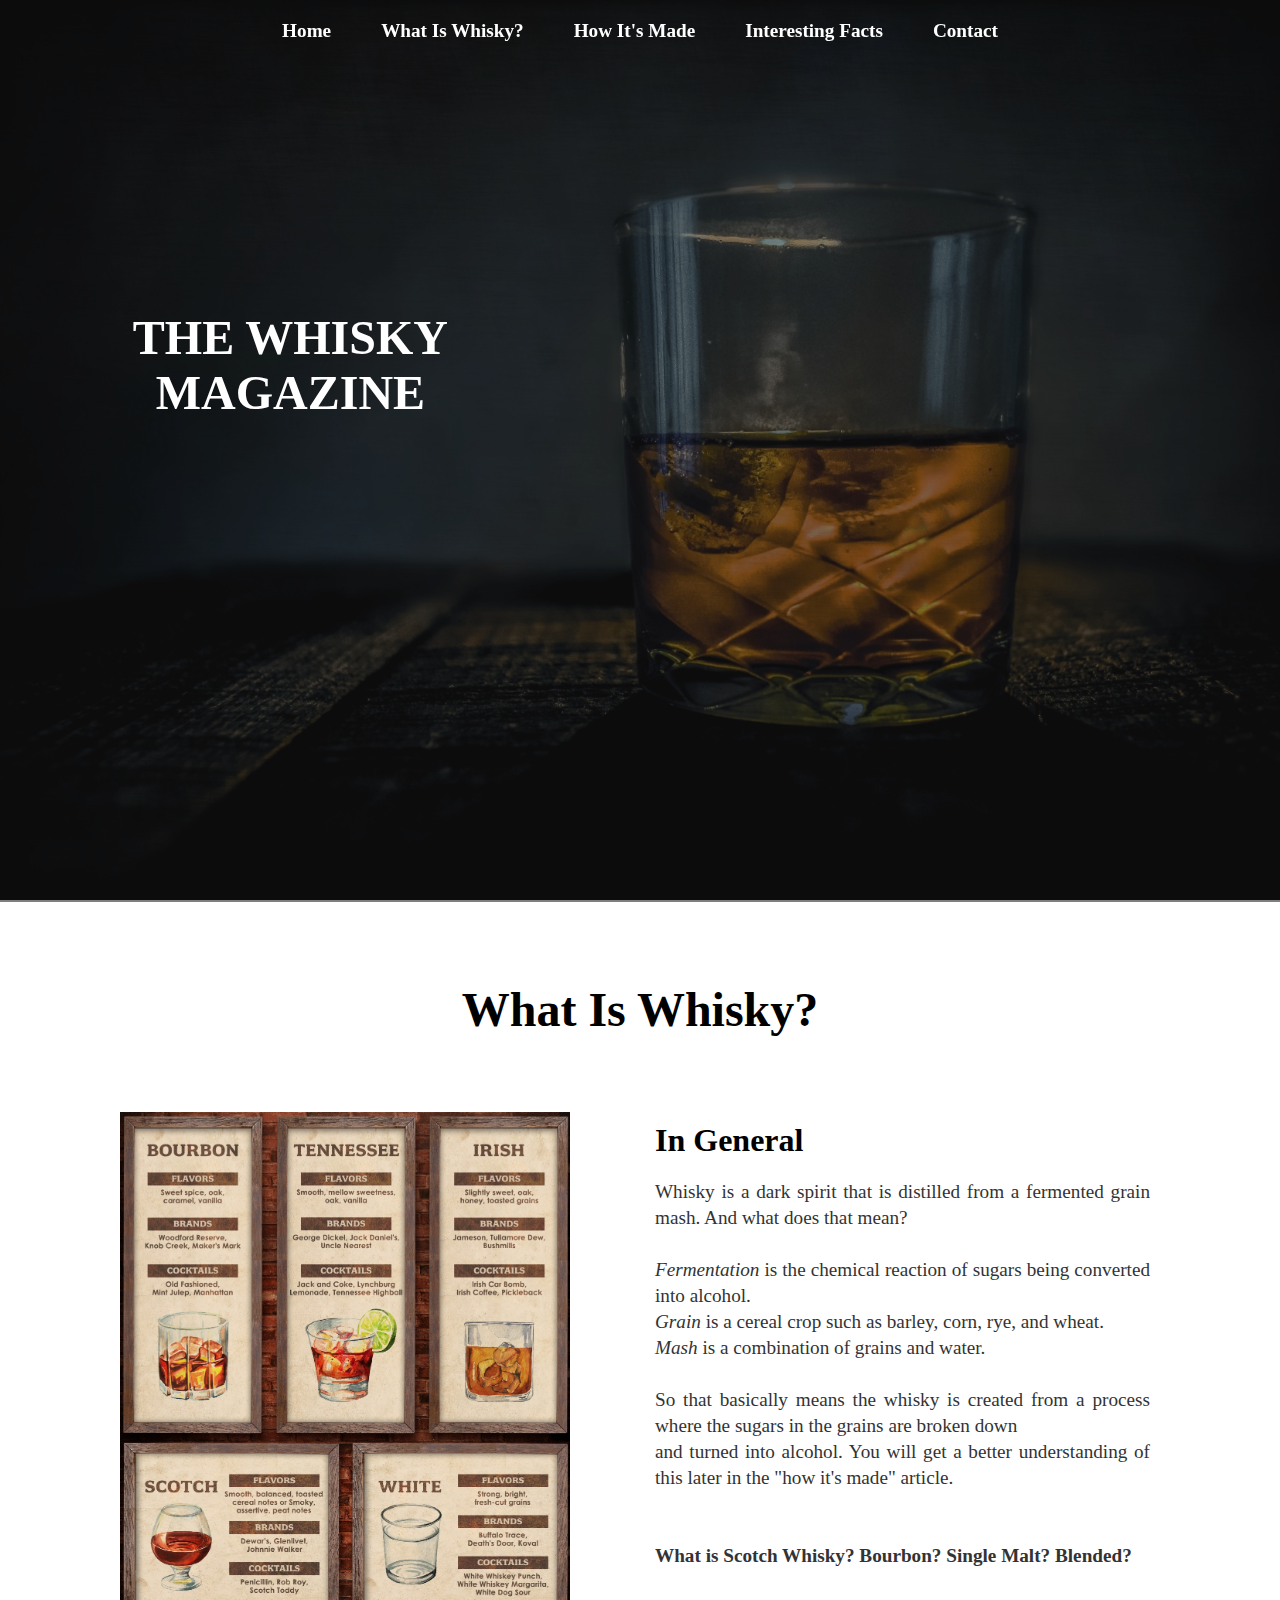
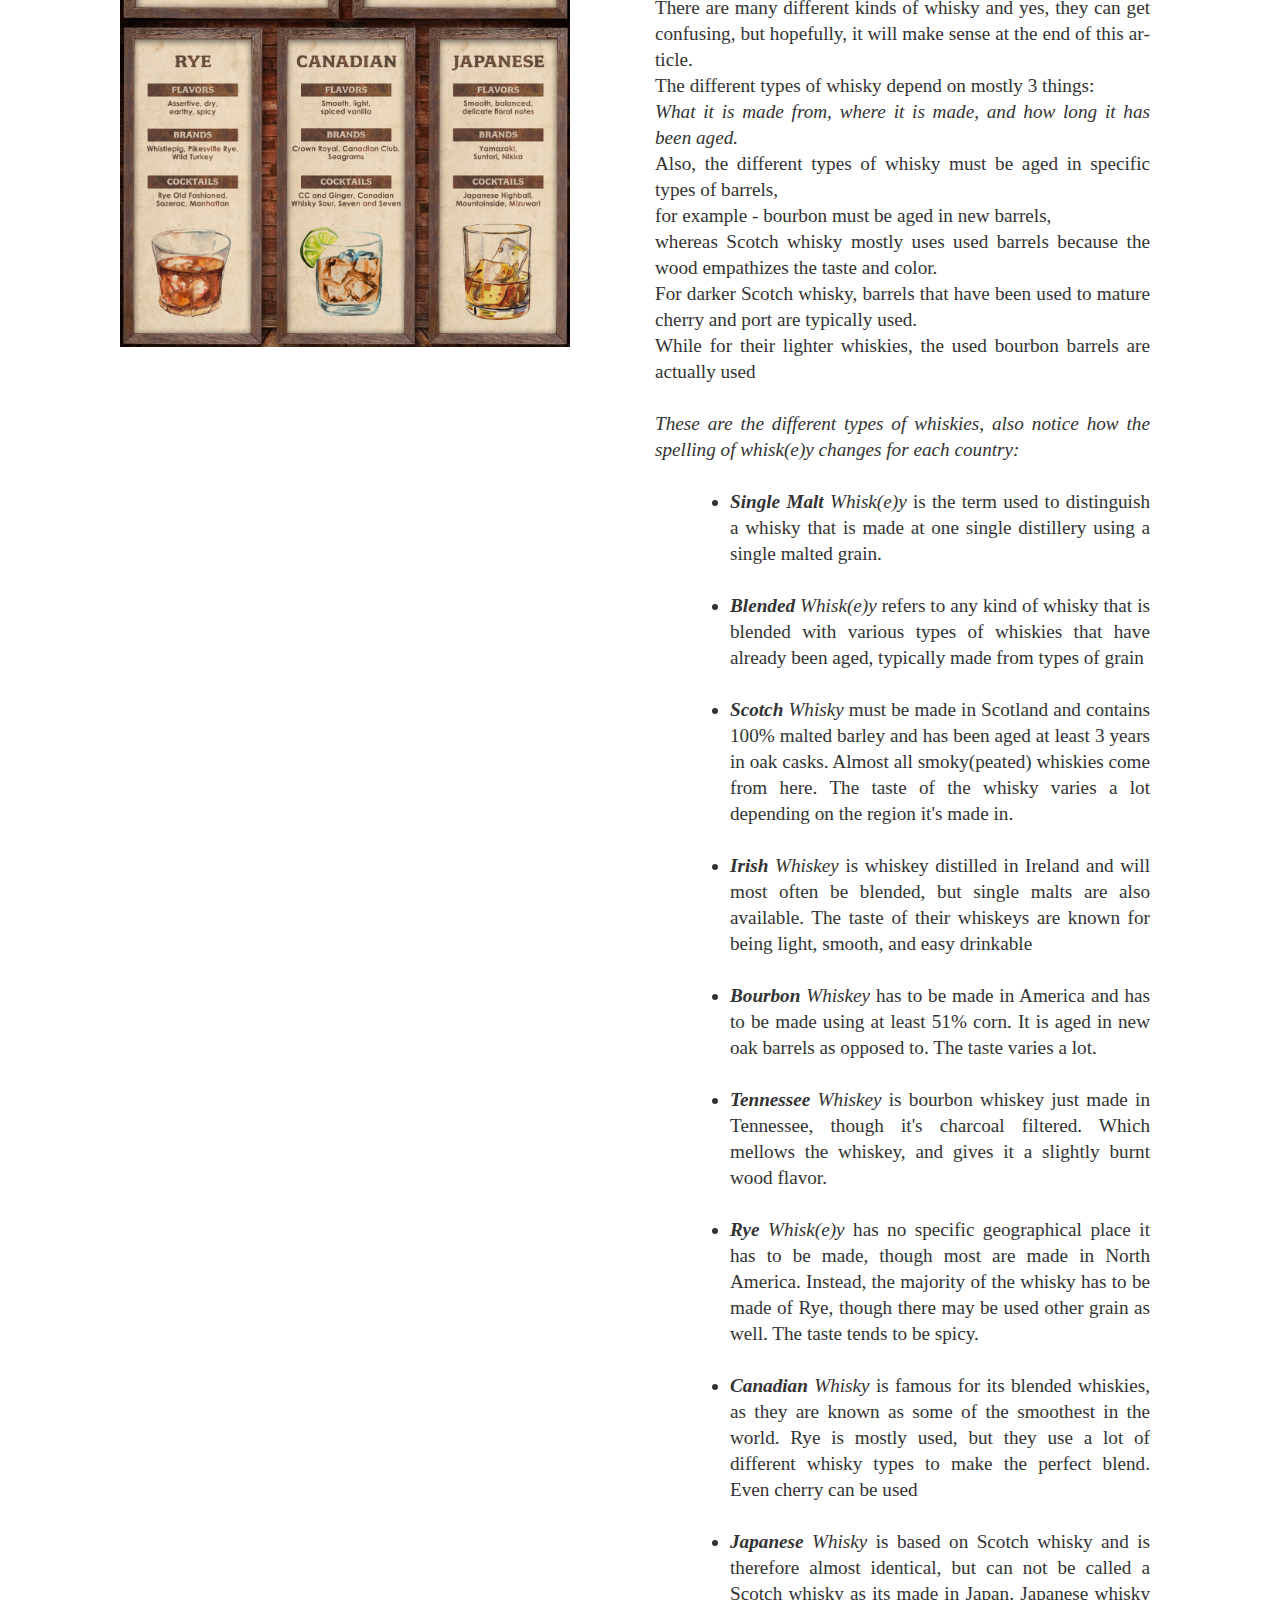
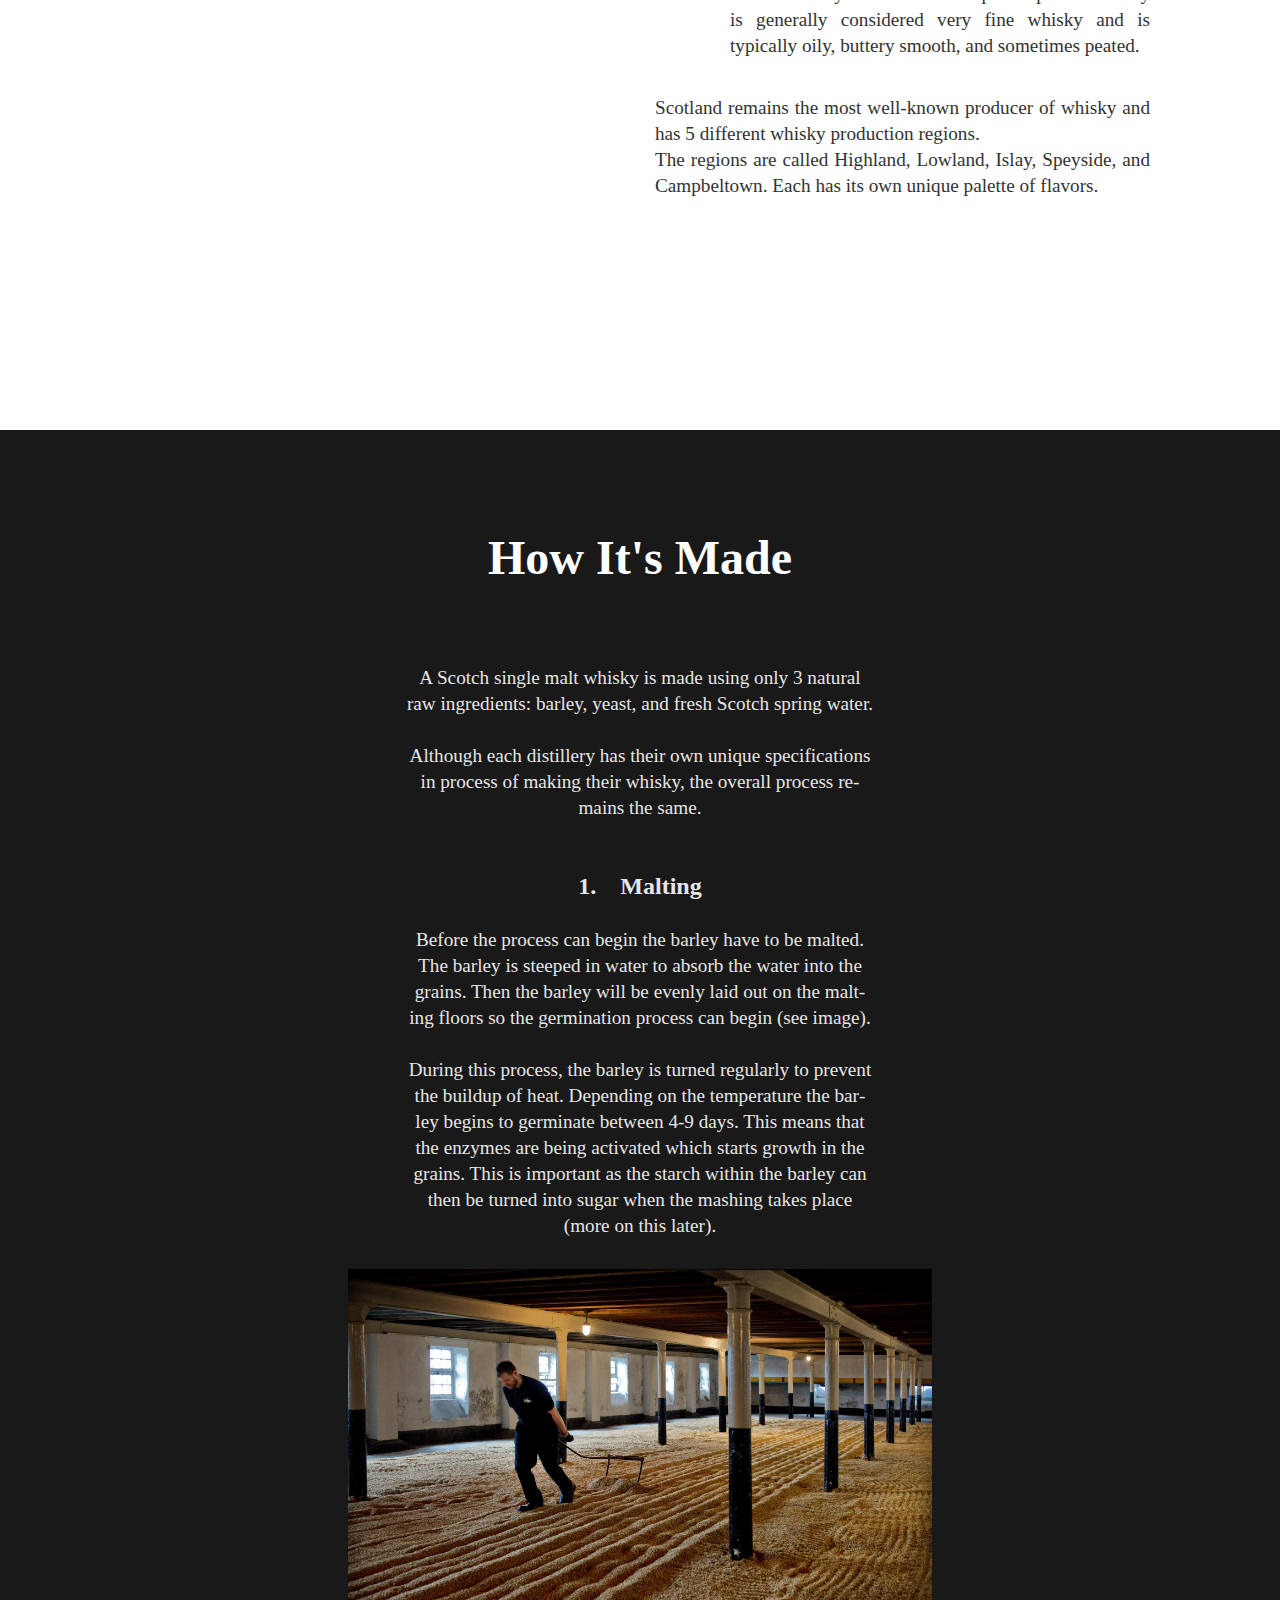
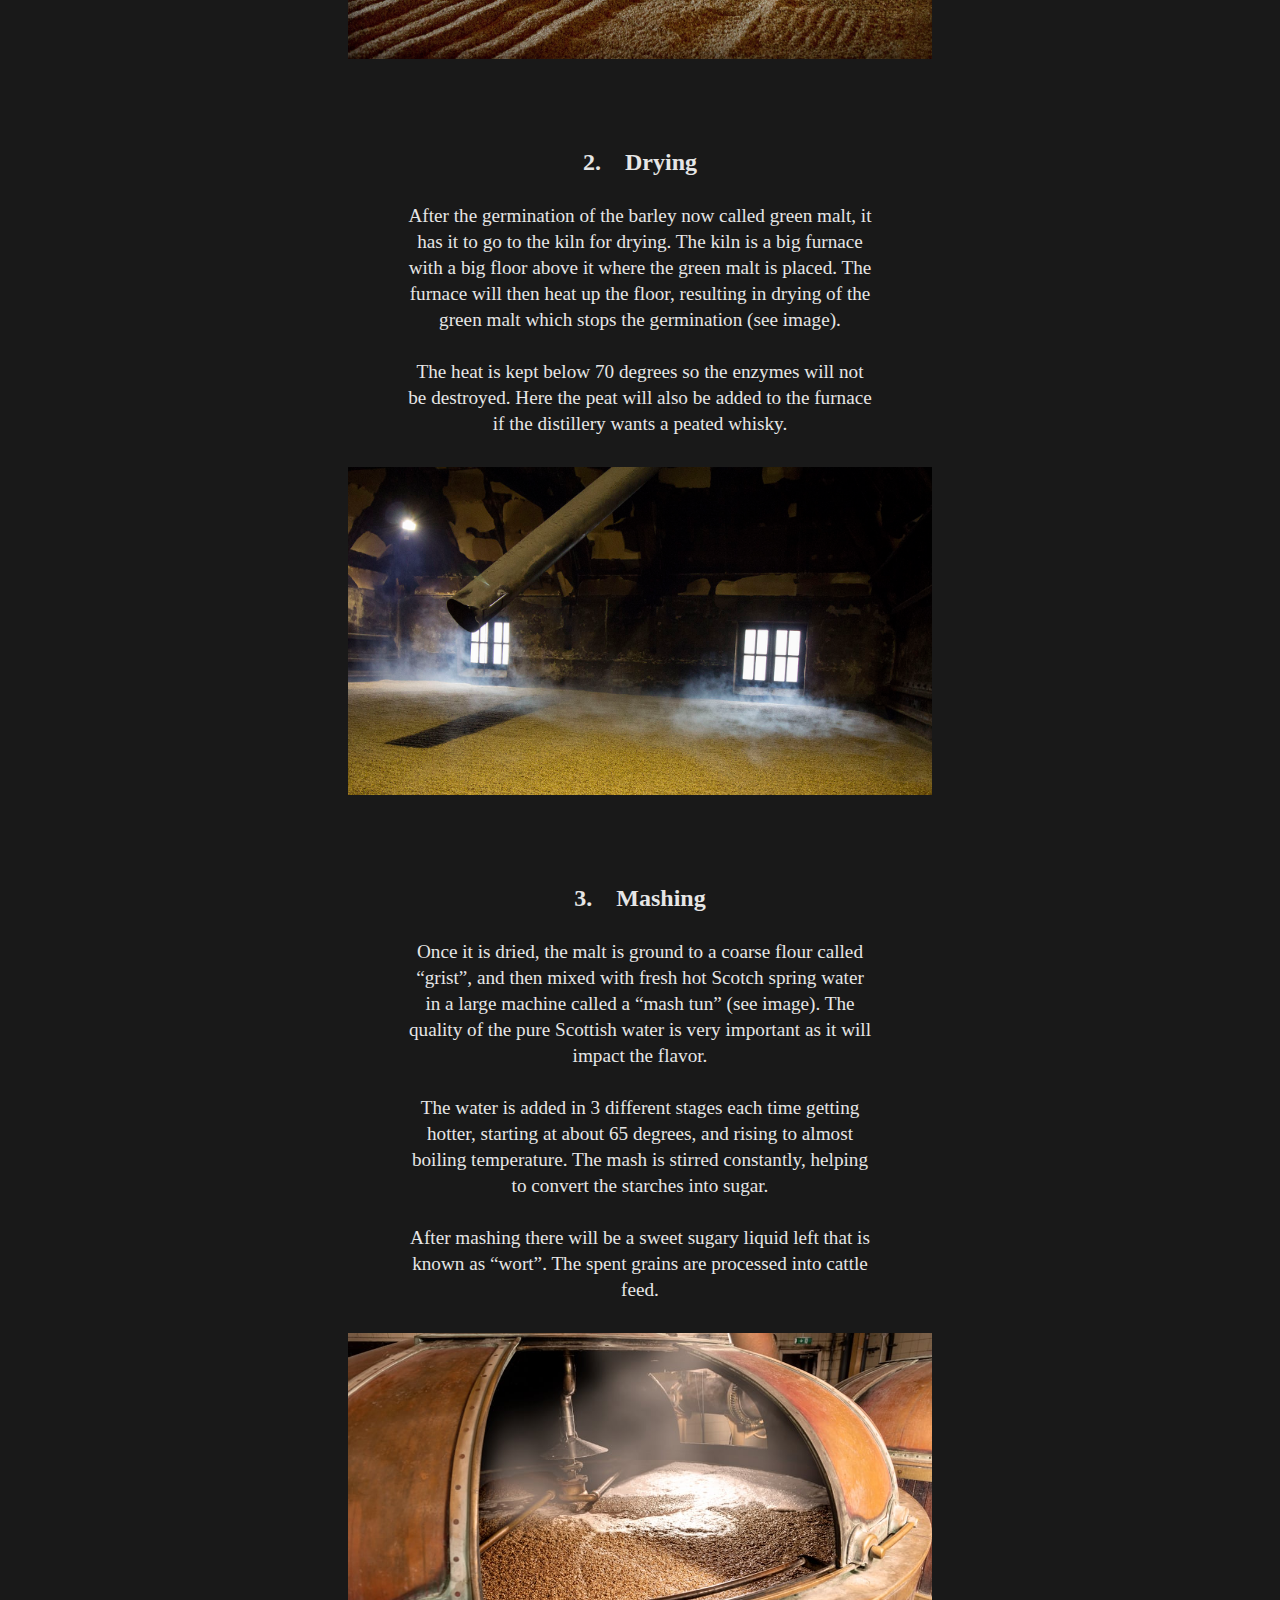
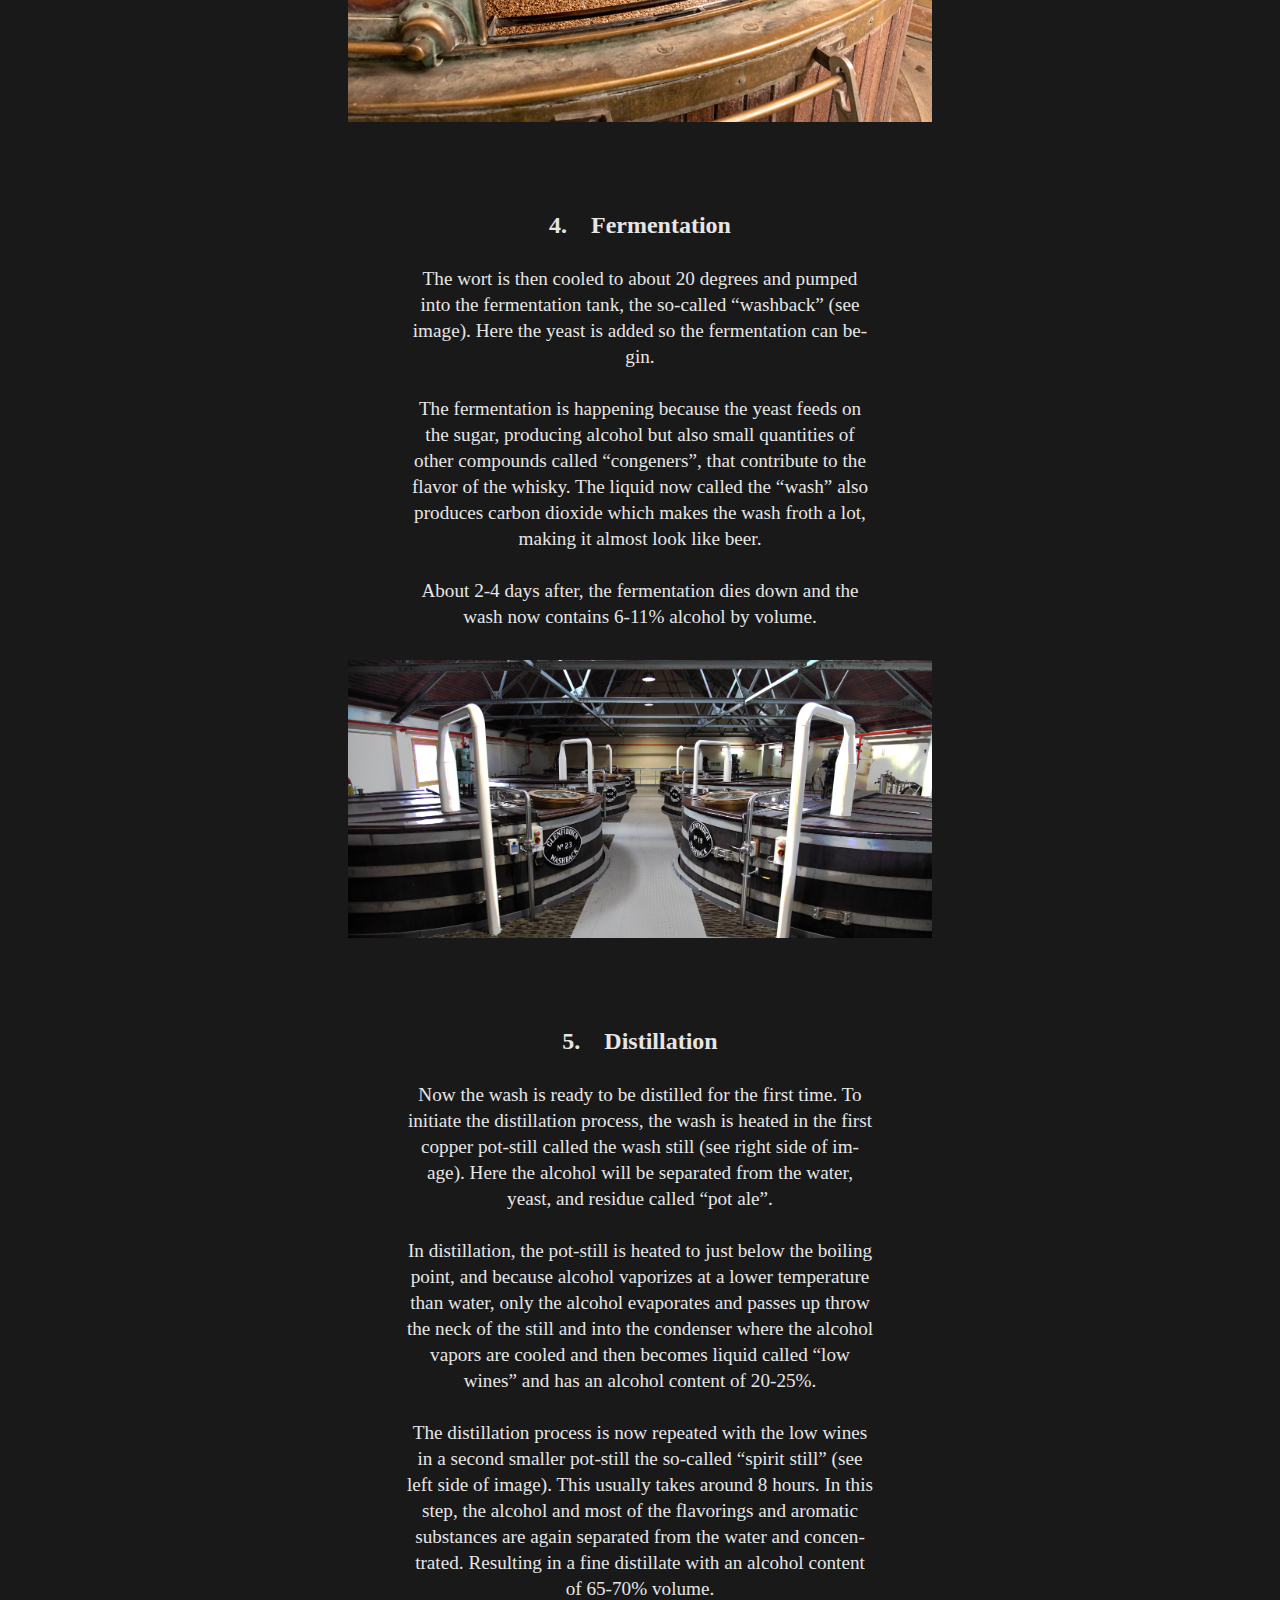
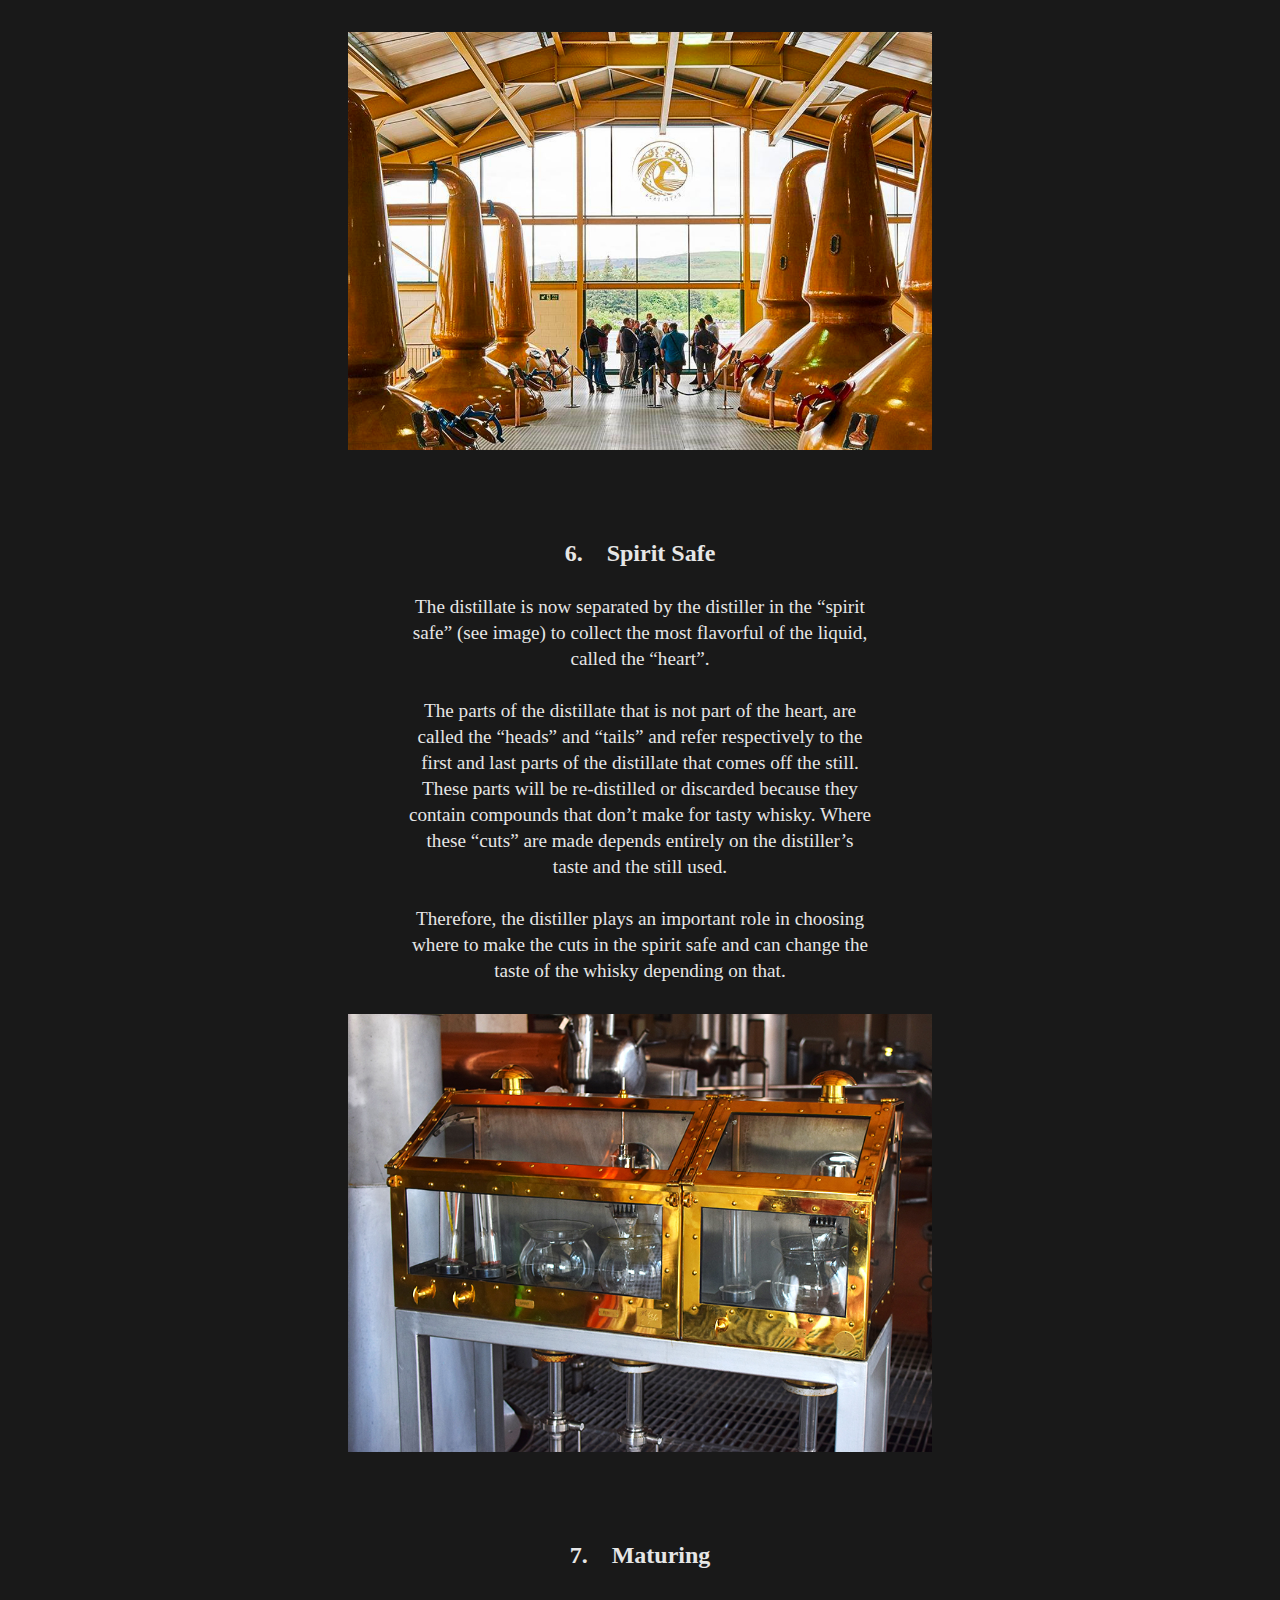
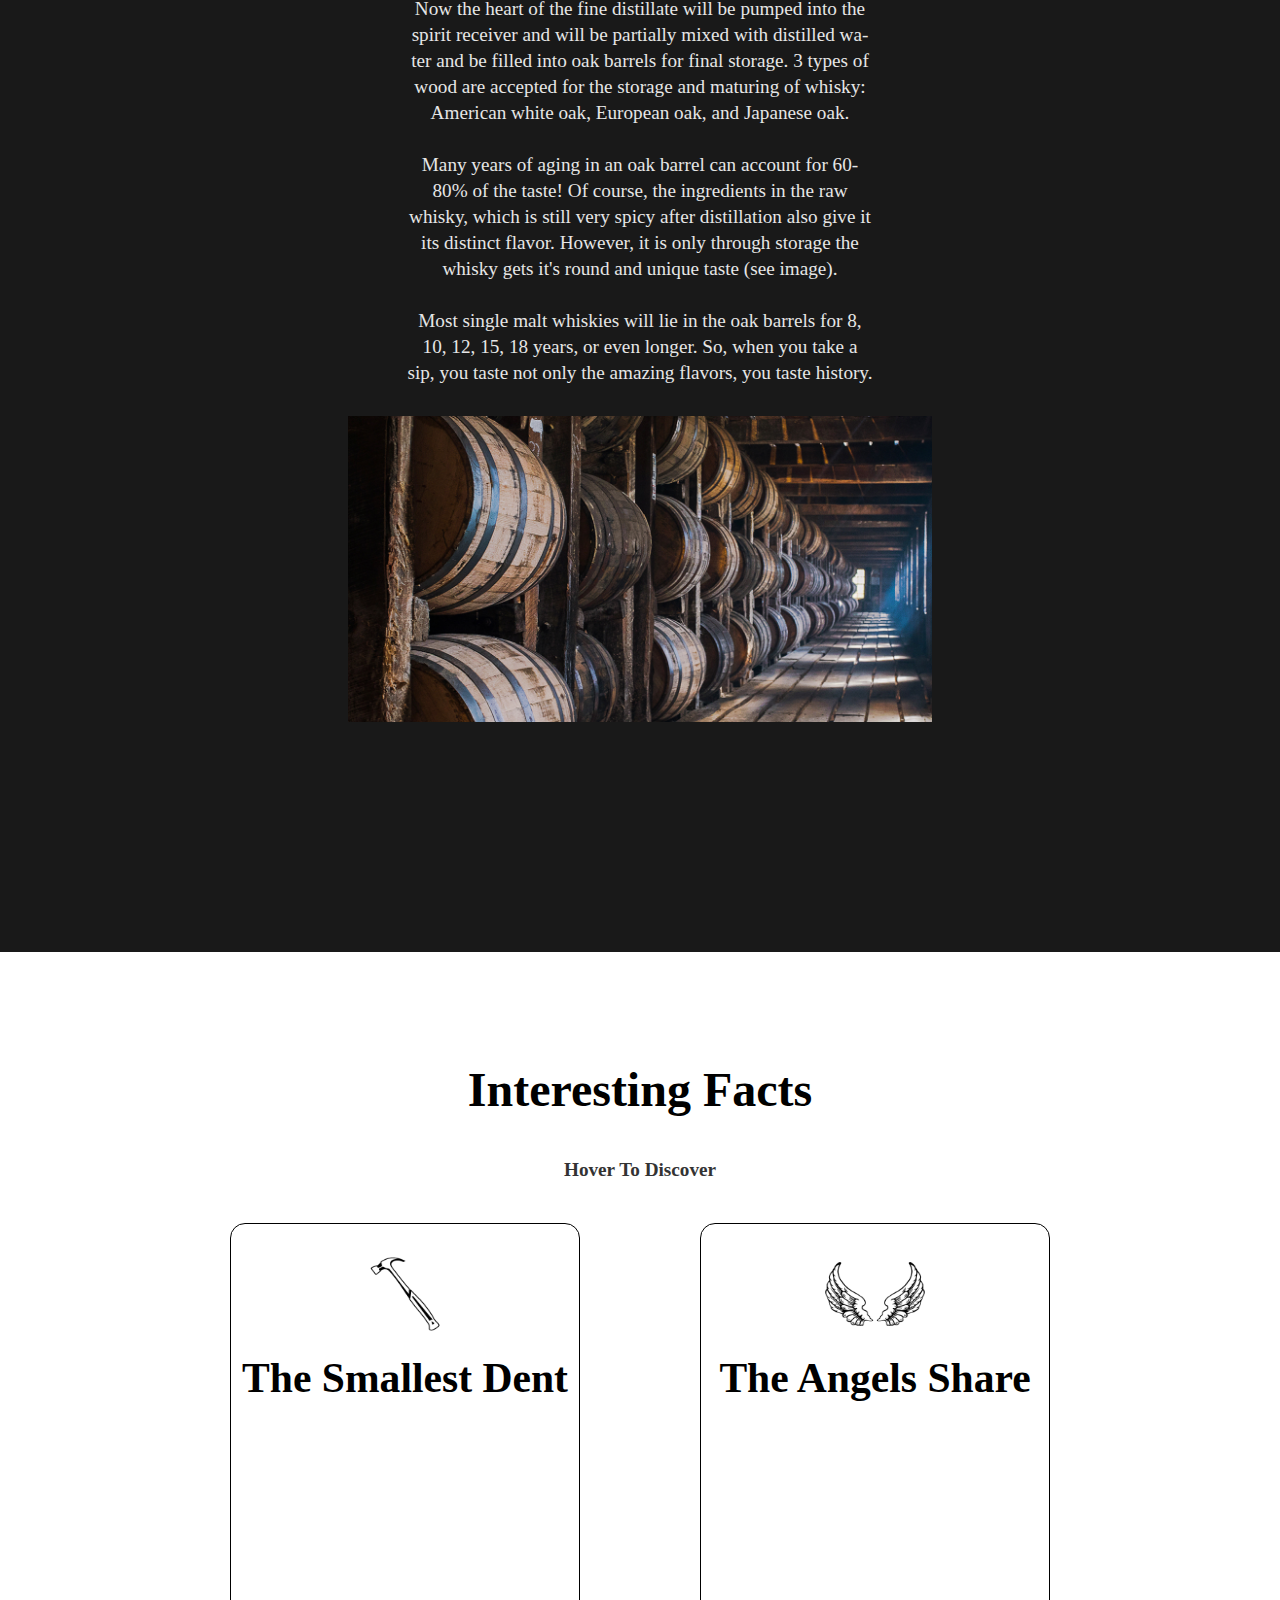
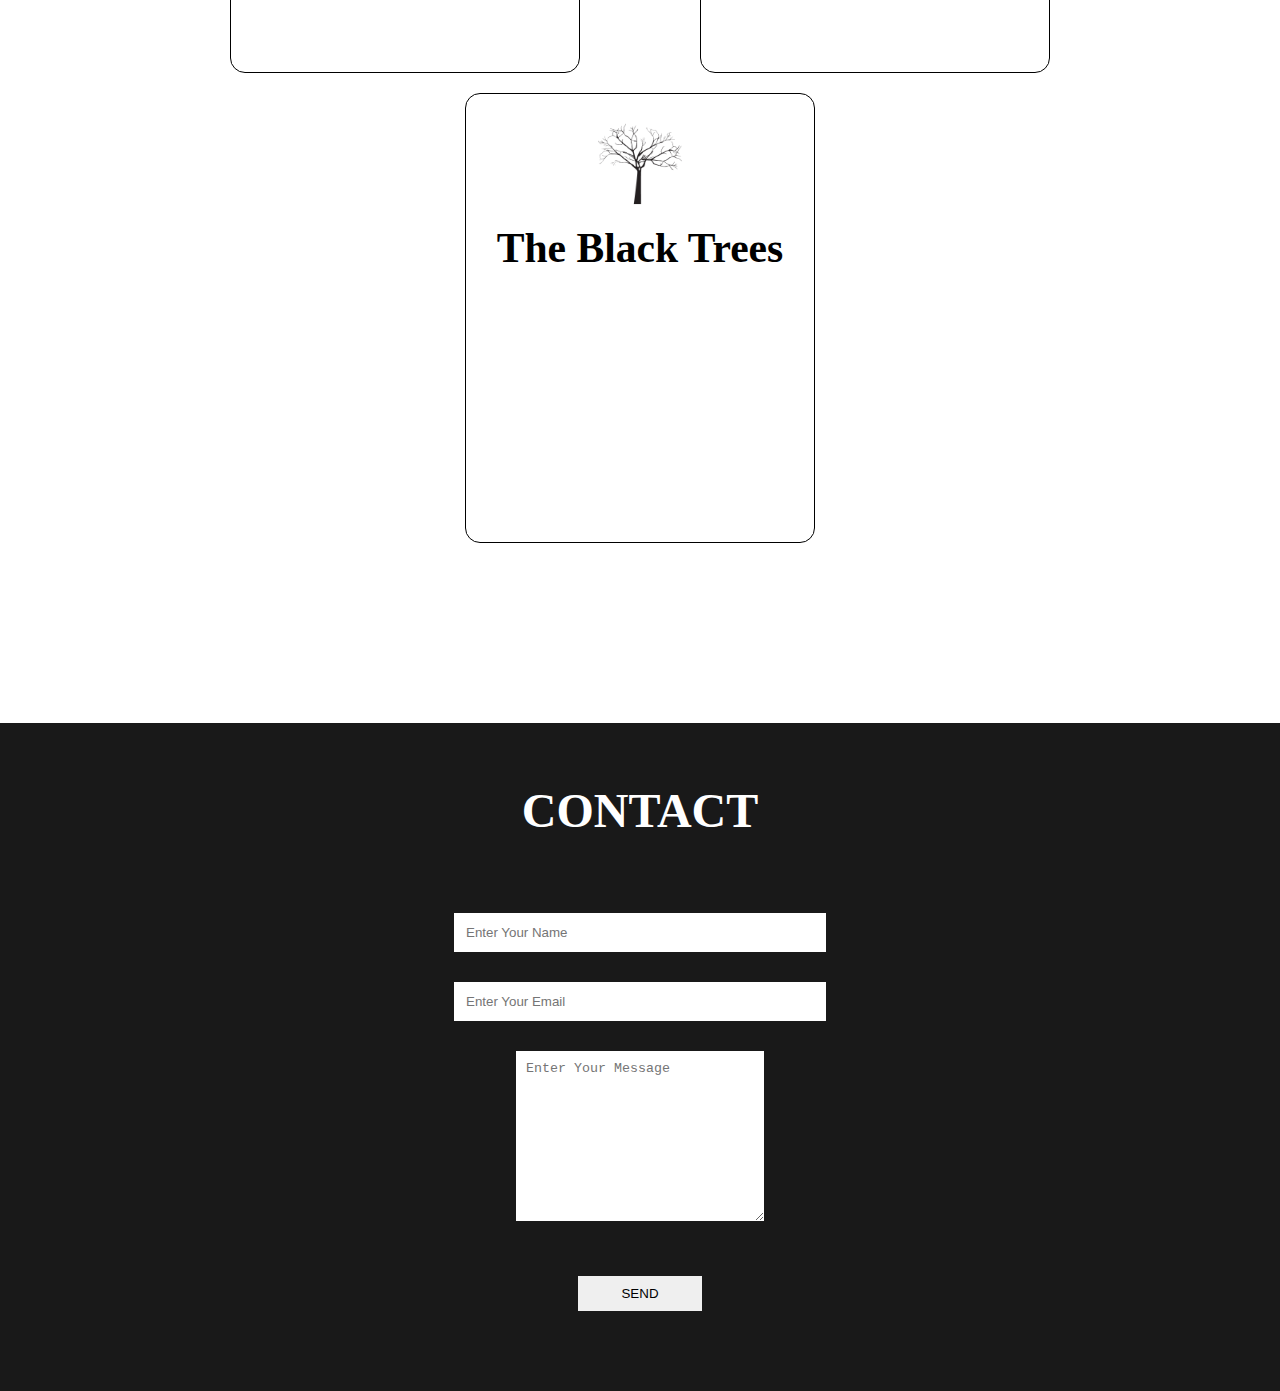
<file: online-magazine/index.html>
<!DOCTYPE html>
<html lang="en">
<head>
    <meta charset="UTF-8">
    <meta name="viewport" content="width=device-width, initial-scale=1.0">
    <title>The Whisky Magazine</title>
    <link rel="stylesheet" href="style.css">
</head>
<body>
    <nav class="navbar">
        <ul>
            <li><a href="#home">Home</a></li>
            <li><a href="#General">What Is Whisky?</a></li>
            <li><a href="#how">How It's Made</a></li>
            <li><a href="#facts">Interesting Facts</a></li>
            <li><a href="#contact">Contact</a></li>
        </ul>
    </nav>

    <section id="home">
        <div class="main">
            <h1 class="headings">THE WHISKY <br> MAGAZINE</h1>
            
        </div>
    </section>

    <section id="General">
        <h1 class="headings" style="margin-bottom: 75px;;">What Is Whisky?</h1>
        <div id="pic">
            <img src="image/types.jpg" alt="">
            <div id="intro">
                <h2>In General</h2>
                <p>
                    Whisky is a dark spirit that is distilled from a fermented grain mash. And what does that mean? <br><br> 
                    <em>Fermentation</em> is the chemical reaction of sugars being converted into alcohol. <br>
                    <em>Grain</em> is a cereal crop such as barley, corn, rye, and wheat. <br>
                    <em>Mash</em> is a combination of grains and water. <br><br>
                    So that basically means the whisky is created from a process where the sugars in the grains are
                    broken down <br> and turned into alcohol. You will get a better understanding of this later in the "how it's made" article.<br><br><br> 
                    <strong>What is Scotch Whisky? Bourbon? Single Malt? Blended?</strong><br><br>
                    There are many different kinds of whisky and yes, they can get confusing, 
                    but hopefully, it will make sense at the end of this article. <br> The different types of whisky 
                    depend on mostly 3 things: <br><em> What it is made from, where it is made, and how long it
                    has been aged. </em><br> Also, the different types of whisky must be aged in specific types of barrels,
                    <br> for example - bourbon must be aged in new barrels, <br>
                    whereas Scotch whisky mostly uses used barrels because the wood empathizes the taste and color.
                    <br> For darker Scotch whisky, barrels that have been used to mature cherry and port are typically used. <br>
                    While for their lighter whiskies, the used bourbon barrels are actually used<br><br>
                    <em>These are the different types of whiskies, also notice how the spelling of whisk(e)y changes for each country:</em><br><br>
                </p>
                    <ul class="ul">
                        <li><em><strong> Single Malt </strong></em><em> Whisk(e)y </em>is the term used to distinguish a whisky that is made at one single distillery using a single malted grain.</li>
                        <br>
                        <li><em><strong> Blended </strong></em><em> Whisk(e)y </em>refers to any kind of whisky that is blended with various types of whiskies that have already been aged, 
                            typically made from types of grain</li>
                        <br>
                        <li><em><strong> Scotch </strong></em><em> Whisky </em>must be made in Scotland and contains 100% malted barley and has been aged at least 3 years in oak casks. 
                            Almost all smoky(peated) whiskies come from here. The taste of the whisky varies a lot depending on the region it's made in.</li>
                        <br>
                        <li><em><strong> Irish </strong></em><em> Whiskey </em>is whiskey distilled in Ireland and will most often be blended, but single malts are also available. 
                            The taste of their whiskeys are known for being light, smooth, and easy drinkable</li>
                        <br>
                        <li><em><strong> Bourbon </strong></em><em> Whiskey </em>has to be made in America and has to be made using at least 51% corn. 
                            It is aged in new oak barrels as opposed to. The taste varies a lot.</li>
                        <br>
                        <li><em><strong> Tennessee </strong></em><em> Whiskey </em>is bourbon whiskey just made in Tennessee, though it's charcoal
                            filtered. Which mellows the whiskey, and gives it a slightly burnt wood flavor.</li>
                        <br>
                        <li><em><strong> Rye </strong></em><em> Whisk(e)y </em>has no specific geographical place it has to be made, though most are made in North America.
                            Instead, the majority of the whisky has to be made of Rye, though there may be used other grain as well. The taste tends to be spicy.</li>
                        <br>
                        <li><em><strong> Canadian </strong></em><em> Whisky </em>is famous for its blended whiskies, as they are known as some of the smoothest in the world.
                            Rye is mostly used, but they use a lot of different whisky types to make the perfect blend. Even cherry can be used</li>
                        <br>
                        <li><em><strong> Japanese </strong></em><em> Whisky </em>is based on Scotch whisky and is therefore almost identical, but can not be called a Scotch whisky as its made in Japan.
                            Japanese whisky is generally considered very fine whisky and is typically oily, buttery smooth, and sometimes peated.</li>
                    </ul> <br><br>
                <p>
                    Scotland remains the most well-known producer of whisky and has 5 different whisky production regions. <br>
                    The regions are called Highland, Lowland, Islay, Speyside, and Campbeltown. Each has its own unique palette of flavors. <br><br>
                    
                </p>   
            </div>
        </div>
    </section>

    <section id="how">
        <h1 class="headings">How It's Made</h1>
        <div class="gallery">
            <p class="pg">
                A Scotch single malt whisky is made using only 3 natural raw ingredients: barley, yeast, and fresh Scotch spring water. 
                <br><br> Although each distillery has their own unique specifications in process of making their whisky, the overall process remains the same. 
                <br><br><br><strong class="pgh"> 1. &nbsp;&nbsp; Malting </strong><br><br> Before the process can begin the barley have to be malted. The barley is steeped in water to absorb the water into the grains. Then the barley will be evenly laid out on the malting floors so the germination process can begin (see image). 
                <br><br> During this process, the barley is turned regularly to prevent the buildup of heat. Depending on the temperature the barley begins to germinate between 4-9 days. This means that the enzymes are being activated which starts growth in the grains. This is important as the starch within the barley can then be turned into sugar when the mashing takes place (more on this later).
            </p>
            <img src="image/malting.jpg" alt="">
            <p class="pg">
                <strong class="pgh"> 2. &nbsp;&nbsp; Drying </strong><br><br> 
                After the germination of the barley now called green malt, it has it to go to the kiln for drying. The kiln is a big furnace with a big floor above it where the green malt is placed. The furnace will then heat up the floor, resulting in drying of the green malt which stops the germination (see image). 
                <br><br> The heat is kept below 70 degrees so the enzymes will not be destroyed. Here the peat will also be added to the furnace if the distillery wants a peated whisky.
            </p>
            <img src="image/drying.jpg" alt="">
            <p class="pg">
                <strong class="pgh"> 3. &nbsp;&nbsp; Mashing </strong><br><br>
                Once it is dried, the malt is ground to a coarse flour called “grist”, and then mixed with fresh hot Scotch spring water in a large machine called a “mash tun” (see image). The quality of the pure Scottish water is very important as it will impact the flavor. 
                <br><br> The water is added in 3 different stages each time getting hotter, starting at about 65 degrees, and rising to almost boiling temperature. The mash is stirred constantly, helping to convert the starches into sugar. 
                <br><br> After mashing there will be a sweet sugary liquid left that is known as “wort”. The spent grains are processed into cattle feed. 
            </p>
            <img src="image/mash-tun.jpg" alt="">
            <p class="pg">
                <strong class="pgh"> 4. &nbsp;&nbsp; Fermentation </strong><br><br>
                The wort is then cooled to about 20 degrees and pumped into the fermentation tank, the so-called “washback” (see image). Here the yeast is added so the fermentation can begin.
                <br><br> The fermentation is happening because the yeast feeds on the sugar, producing alcohol but also small quantities of other compounds called “congeners”, that contribute to the flavor of the whisky. The liquid now called the “wash” also produces carbon dioxide which makes the wash froth a lot, making it almost look like beer. 
                <br><br> About 2-4 days after, the fermentation dies down and the wash now contains 6-11% alcohol by volume.
            </p>
            <img src="image/washbacks.jpg" alt="">
            <p class="pg">
                <strong class="pgh"> 5. &nbsp;&nbsp; Distillation </strong><br><br>
                Now the wash is ready to be distilled for the first time. To initiate the distillation process, the wash is heated in the first copper pot-still called the wash still (see right side of image). Here the alcohol will be separated from the water, yeast, and residue called “pot ale”. 
                <br><br> In distillation, the pot-still is heated to just below the boiling point, and because alcohol vaporizes at a lower temperature than water, only the alcohol evaporates and passes up throw the neck of the still and into the condenser where the alcohol vapors are cooled and then becomes liquid called “low wines” and has an alcohol content of 20-25%.
                <br><br> The distillation process is now repeated with the low wines in a second smaller pot-still the so-called “spirit still” (see left side of image). This usually takes around 8 hours. In this step, the alcohol and most of the flavorings and aromatic substances are again separated from the water and concentrated. Resulting in a fine distillate with an alcohol content of 65-70% volume.
            </p>
            <img src="image/stills.jpg" alt="">
            <p class="pg">
                <strong class="pgh"> 6. &nbsp;&nbsp; Spirit Safe </strong><br><br>
                The distillate is now separated by the distiller in the “spirit safe” (see image) to collect the most flavorful of the liquid, called the “heart”. 
                <br><br> The parts of the distillate that is not part of the heart, are called the “heads” and “tails” and refer respectively to the first and last parts of the distillate that comes off the still. These parts will be re-distilled or discarded because they contain compounds that don’t make for tasty whisky. Where these “cuts” are made depends entirely on the distiller’s taste and the still used. 
                <br><br> Therefore, the distiller plays an important role in choosing where to make the cuts in the spirit safe and can change the taste of the whisky depending on that.
            </p>
            <img src="image/spirit-safe.jpg" alt="">
            <p class="pg">
                <strong class="pgh"> 7. &nbsp;&nbsp; Maturing </strong><br><br>
                Now the heart of the fine distillate will be pumped into the spirit receiver and will be partially mixed with distilled water and be filled into oak barrels for final storage. 3 types of wood are accepted for the storage and maturing of whisky: American white oak, European oak, and Japanese oak.
                <br><br> Many years of aging in an oak barrel can account for 60-80% of the taste! Of course, the ingredients in the raw whisky, which is still very spicy after distillation also give it its distinct flavor. However, it is only through storage the whisky gets it's round and unique taste (see image).
                <br><br> Most single malt whiskies will lie in the oak barrels for 8, 10, 12, 15, 18 years, or even longer. So, when you take a sip, you taste not only the amazing flavors, you taste history.
            </p>
            <img src="image/barrels.jpg" alt="">
        </div>
    </section>

    <section id="facts">
        <h1 class="headings">Interesting Facts</h1>
        <p style="margin-bottom: 30px;"><strong> Hover To Discover </strong></p>
        <div class="row">
            <div class="box1 box">
                <img src="image/hammer.png" alt="">
                <h1 class="headings" style="font-size: 2.6rem; margin: 0;">The Smallest Dent</h1>
                <p style="color: white;">No one knows exactly why, but the exact shape of the pot-still affects the character of the individual malt whisky, down to the smallest dent. Therefore, each distillery will almost never change their pot-stills.</p>
            </div>
            <div class="box2 box">
                <img src="image/angel.png" alt="">
                <h1 class="headings" style="font-size: 2.6rem; margin: 0;">The Angels Share</h1>
                <p style="color: white;">Under maturing, the wood of the barrel breathes and between 1,5 and 2 percent of the liquid gold evaporates annually. This was by the first distillers in history named “the angel's share” and is still the case to this day.</p>
            </div>
            <div class="box3 box">
                <img src="image/tree.png" alt="">
                <h1 class="headings" style="font-size: 2.6rem; margin: 0;">The Black Trees</h1>
                <p style="color: white;">If you have ever been near a distillery, you will discover an unusual thing… all the trees are black! This is a disease caused by the spirit fumes from the nearby distillery. Fortunately, it has no negative effect on the tree itself, only the color.</p>
            </div>

        </div>
    </section>

    <section id="contact">
        <h1 class="headings">CONTACT</h1>
        <form action="" class="form">
            <input type="text" name="name" class="input" placeholder="Enter Your Name">
            <input type="email" name="email" class="input" placeholder="Enter Your Email">
            <textarea name="msg" id="msg" cols="30" rows="10" placeholder="Enter Your Message"></textarea>
            <input type="submit" value="SEND" id="send">

        </form>
    </section>
</body>
</html>
</file>
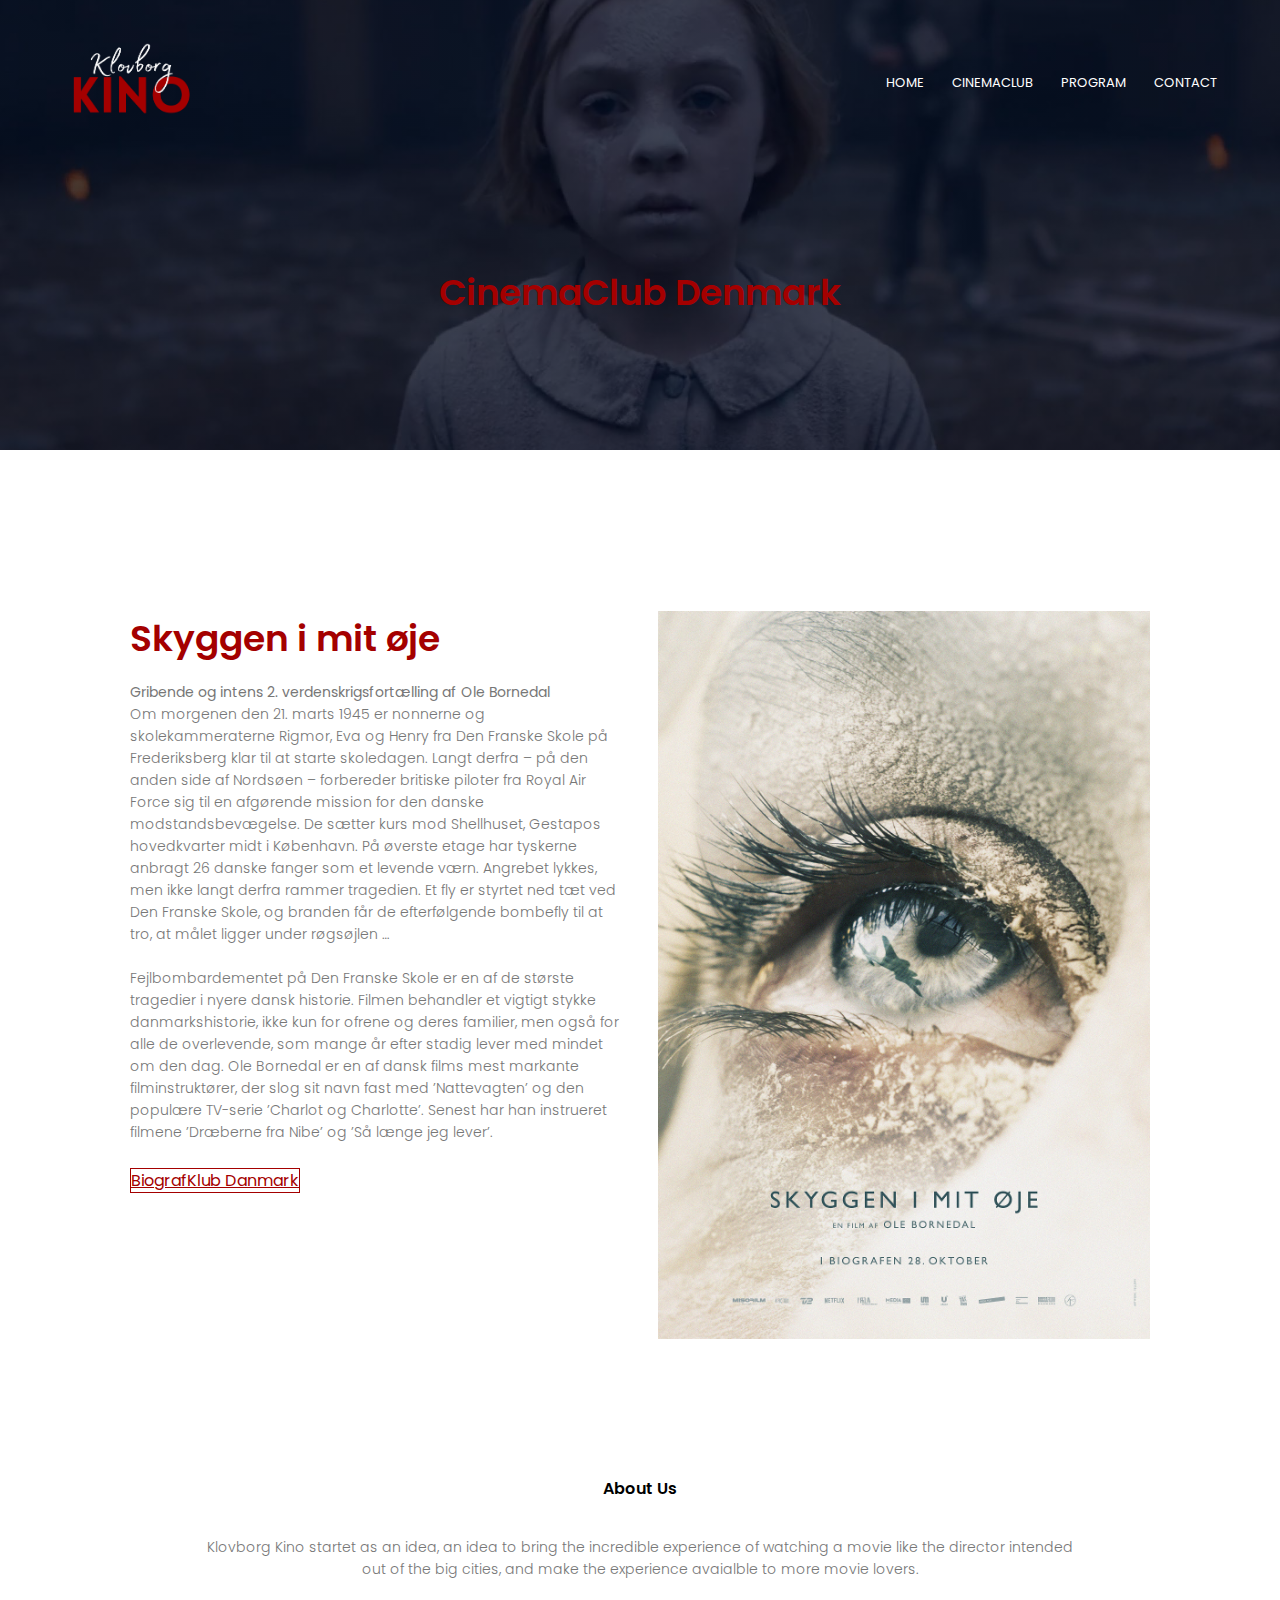
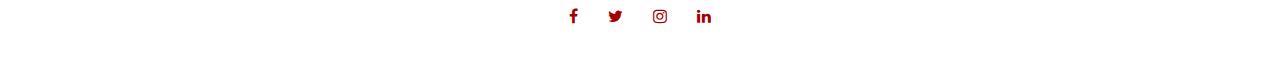
<file: mobile-first-responsive/biografklub.html>
<!DOCTYPE html>
<html lang="en">
<head>
<meta charset="UTF-8">
<meta http-equiv="X-UA-Compatible" content="IE=edge">
<meta name="viewport" content="width=device-width, initial-scale=1.0">
<title>CinemaClub Denmark</title>
<link rel="stylesheet" href="style.css">
<link href="https://fonts.googleapis.com/css?family=Poppins:100,200,300,400,600,700&display=swap" rel="stylesheet">
<link rel="stylesheet" href="https://stackpath.bootstrapcdn.com/font-awesome/4.7.0/css/font-awesome.min.css"> 
</head>
<body>
    <section class="sub-header">
        <nav>
            <a href="index.html"><img src="images/logo.png" alt="logo"></a>
            <div class="nav-links" id="navLinks">  
                <i class="fa fa-close" onclick="hideMenu()"></i>
                <ul>
                    <li><a href="index.html">HOME</a></li>
                    <li><a href="biografklub.html">CINEMACLUB</a></li>
                    <li><a href="https://www.klovborgkino.dk/dagens-program/alle-programlagte-film/">PROGRAM</a></li>
                    <li><a href="contact.html">CONTACT</a></li>
                </ul>
            </div>
            <i class="fa fa-bars" onclick="showMenu()"></i>
        </nav>   
            <h1>CinemaClub Denmark</h1>
    </section>
    
    
<!------- cinemaclub -------->
    
<section class="skyggen">
    <div class="row">
        <div class="skyggen-col">
            <h1>Skyggen i mit øje</h1> 
            <p><strong>Gribende og intens 2. verdenskrigsfortælling af Ole Bornedal</strong><br>
                Om morgenen den 21. marts 1945 er nonnerne og skolekammeraterne Rigmor, Eva og Henry fra Den Franske Skole på Frederiksberg klar til at starte skoledagen. Langt derfra – på den anden side af Nordsøen – forbereder britiske piloter fra Royal Air Force sig til en afgørende mission for den danske modstandsbevægelse. De sætter kurs mod Shellhuset, Gestapos hovedkvarter midt i København. På øverste etage har tyskerne anbragt 26 danske fanger som et levende værn. Angrebet lykkes, men ikke langt derfra rammer tragedien. Et fly er styrtet ned tæt ved Den Franske Skole, og branden får de efterfølgende bombefly til at tro, at målet ligger under røgsøjlen … <br><br>
                Fejlbombardementet på Den Franske Skole er en af de største tragedier i nyere dansk historie. Filmen behandler et vigtigt stykke danmarkshistorie, ikke kun for ofrene og deres familier, men også for alle de overlevende, som mange år efter stadig lever med mindet om den dag. Ole Bornedal er en af dansk films
                mest markante filminstruktører, der slog sit navn fast med ’Nattevagten’ og den populære TV-serie ’Charlot og Charlotte’. Senest har han instrueret filmene ’Dræberne fra Nibe’ og ’Så længe jeg lever’.
            </p>
            <a href="https://biografklubdanmark.dk/saesonens-film/film-saeson-2021-2022/skyggen-i-mit-oje/" class="hero-btn red-btn">BiografKlub Danmark</a>
        </div>
        <div class="skyggen-col">
            <img src="images/øje.jpg" alt="skyggen i mit øje">
        </div>
    </div>    
</section>
    
<!-------- footer ---------->

<section class="footer">
    <h4>About Us</h4>
    <p>Klovborg Kino startet as an idea, an idea to bring the incredible experience of watching a movie like the director intended <br>out of the big cities, and make the experience avaialble to more movie lovers.</p>
    <div class="icons">
        <a href="https://www.facebook.com/Klovborg-Kino-1-2-3-D-216173368427871"><i class="fa fa-facebook"></i></a>
        <a href="https://www.twitter.com"><i class="fa fa-twitter"></i></a>
        <a href="https://www.instagram.com"><i class="fa fa-instagram"></i></a>
        <a href="https://www.linkedin.com"><i class="fa fa-linkedin"></i></a>
        
    </div>
</section>    
  
  
<!----JavaScript for toggle menu---->
<script>
    var navLinks = document.getElementById("navLinks");

    function showMenu() {
        navLinks.style.right = "0";
    }

    function hideMenu() {
        navLinks.style.right = "-200px";
    }
</script> 
    
</body>
</html>
</file>
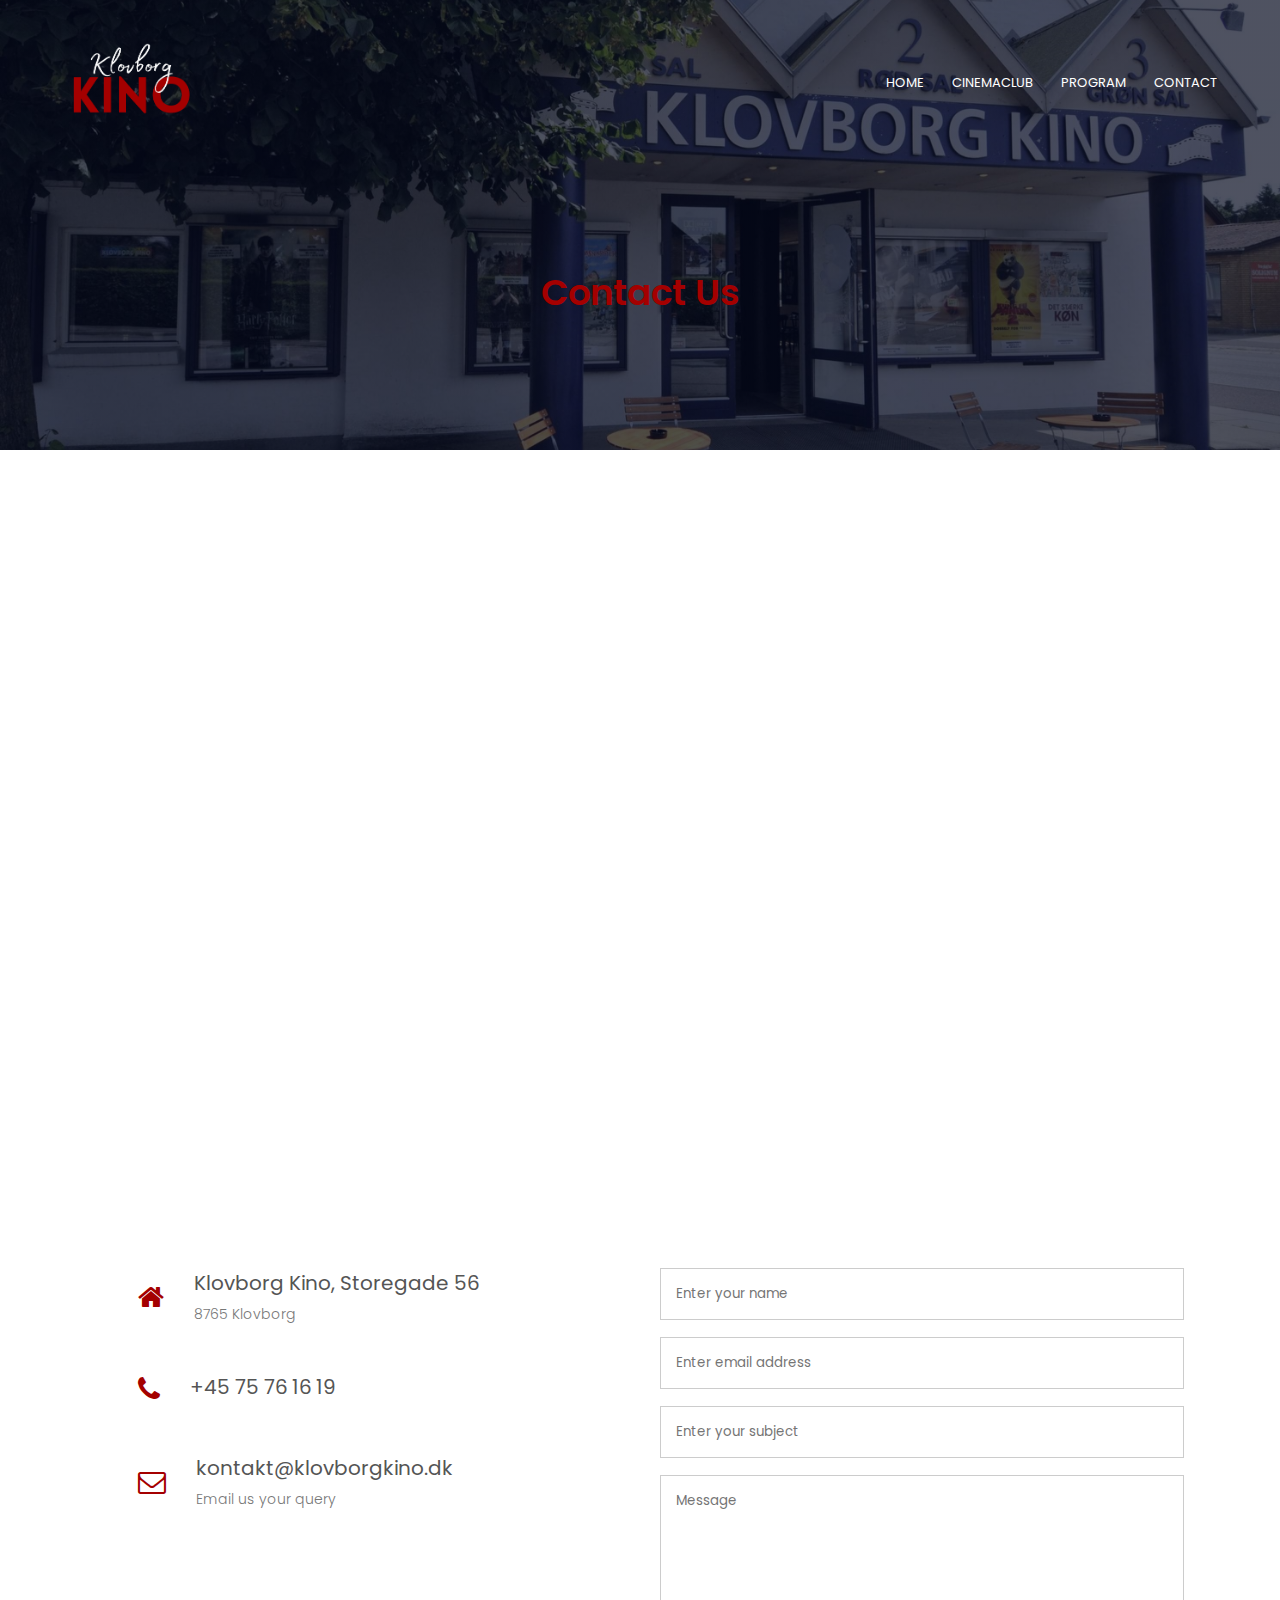
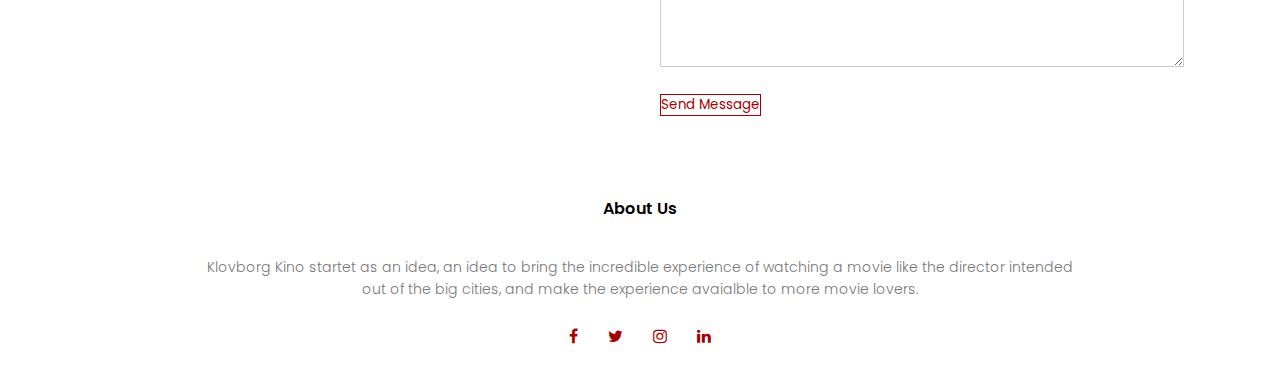
<file: mobile-first-responsive/contact.html>
<!DOCTYPE html>
<html lang="en">
<head>
<meta charset="UTF-8">
<meta http-equiv="X-UA-Compatible" content="IE=edge">
<meta name="viewport" content="width=device-width, initial-scale=1.0">
<title>Contact Us</title>
<link rel="stylesheet" href="style.css">
<link href="https://fonts.googleapis.com/css?family=Poppins:100,200,300,400,600,700&display=swap" rel="stylesheet">
<link rel="stylesheet" href="https://stackpath.bootstrapcdn.com/font-awesome/4.7.0/css/font-awesome.min.css"> 
</head>
<body>
    <section class="sub-header2">
        <nav>
            <a href="index.html"><img src="images/logo.png" alt="logo"></a>
            <div class="nav-links" id="navLinks">  
                <i class="fa fa-close" onclick="hideMenu()"></i>
                <ul>
                    <li><a href="index.html">HOME</a></li>
                    <li><a href="biografklub.html">CINEMACLUB</a></li>
                    <li><a href="https://www.klovborgkino.dk/dagens-program/alle-programlagte-film/">PROGRAM</a></li>
                    <li><a href="contact.html">CONTACT</a></li>
                </ul>
            </div>
            <i class="fa fa-bars" onclick="showMenu()"></i>
        </nav>
            <h1>Contact Us</h1>
    </section>
    
    
<!------- Contact Us ------->

    
    <section class="location">
        <iframe src="https://www.google.com/maps/embed?pb=!1m18!1m12!1m3!1d2235.02156959377!2d9.489218453682772!3d55.93166398824993!2m3!1f0!2f0!3f0!3m2!1i1024!2i768!4f13.1!3m3!1m2!1s0x464b86d5b75fb69d%3A0xf8b4e6508398f984!2sKlovborg%20Kino%201-2-3!5e0!3m2!1sen!2sdk!4v1636318185152!5m2!1sen!2sdk" width="800" height="600" style="border:0;" allowfullscreen="" loading="lazy"></iframe>
    </section>
    
    <section class="contact-us">
            <div class="row">
                <div class="contact-col">
                    <div>
                        <i class="fa fa-home"></i>
                        <span>
                            <h5>Klovborg Kino, Storegade 56</h5>
                            <p>8765 Klovborg</p>
                        </span>
                    </div>
                    <div>
                        <i class="fa fa-phone"></i>
                        <span>
                            <h5>+45 75 76 16 19</h5>
                        </span>
                    </div>
                    <div>
                        <i class="fa fa-envelope-o"></i>
                        <span>
                            <h5>kontakt@klovborgkino.dk</h5>
                            <p>Email us your query</p>
                        </span>
                    </div>
                </div>
                <div class="contact-col">
                    <form method="post" action="contact-form-handler.php">
                    <input type="text" name="name" placeholder="Enter your name" required>
                    <input type="email" name="email" placeholder="Enter email address" required>
                    <input type="text" name="subject" placeholder="Enter your subject" required>
                    <textarea rows="8" name="message" placeholder="Message" required></textarea>
                    <button type="submit" class="hero-btn red-btn">Send Message</button>
                    </form> 
                </div>
            </div>
    </section>
    
<!-------- footer ---------->

<section class="footer">
    <h4>About Us</h4>
    <p>Klovborg Kino startet as an idea, an idea to bring the incredible experience of watching a movie like the director intended <br>out of the big cities, and make the experience avaialble to more movie lovers.</p>
    <div class="icons">
        <a href="https://www.facebook.com/Klovborg-Kino-1-2-3-D-216173368427871"><i class="fa fa-facebook"></i></a>
        <a href="https://www.twitter.com"><i class="fa fa-twitter"></i></a>
        <a href="https://www.instagram.com"><i class="fa fa-instagram"></i></a>
        <a href="https://www.linkedin.com"><i class="fa fa-linkedin"></i></a>
    </div>
</section>    
  
  
<!----JavaScript for toggle menu---->
<script>
    var navLinks = document.getElementById("navLinks");

    function showMenu() {
        navLinks.style.right = "0";
    }

    function hideMenu() {
        navLinks.style.right = "-200px";
    }
</script> 
    
</body>
</html>
</file>
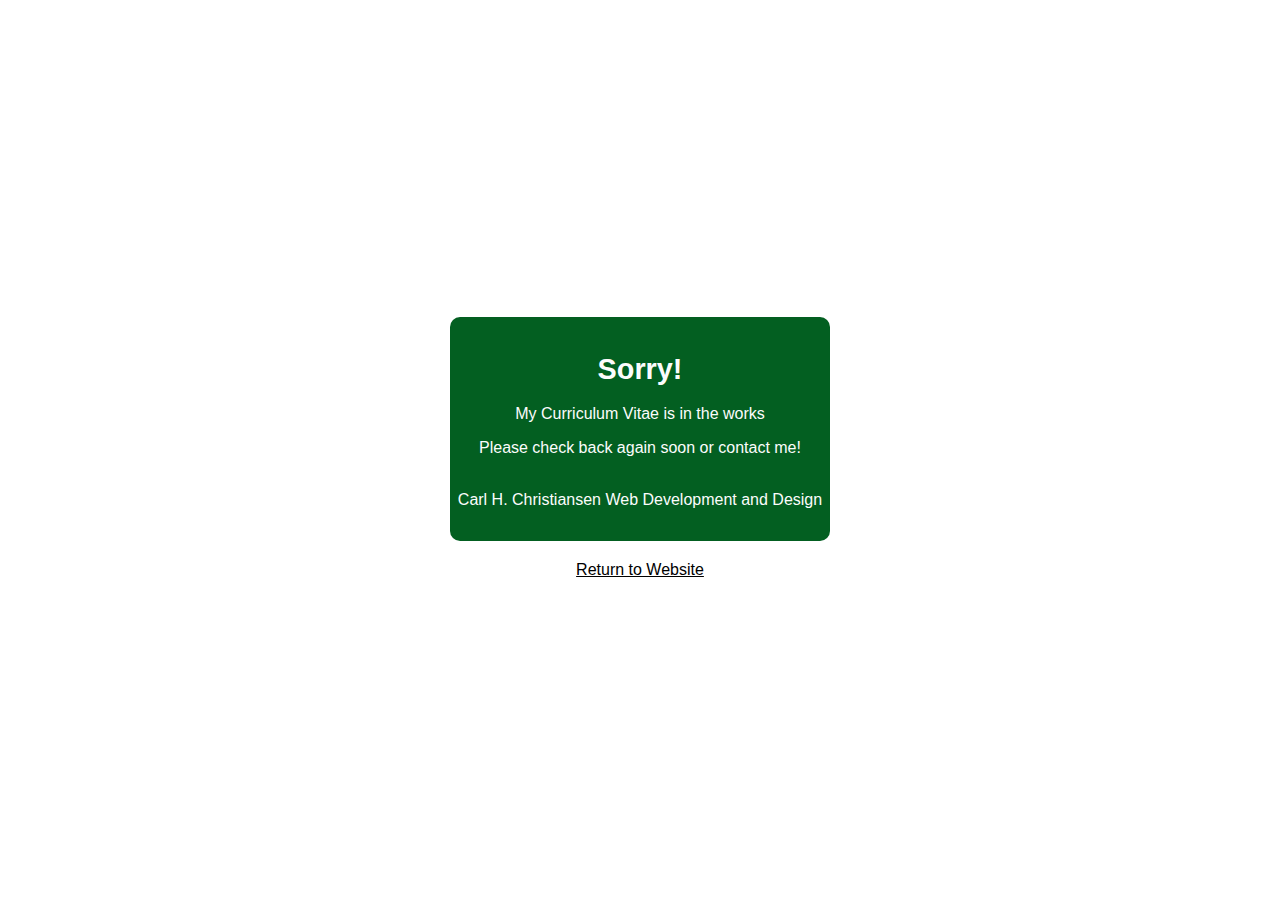
<file: sorry/sorry.html>
<!DOCTYPE html>
<html lang="en">
<head>
    <meta charset="UTF-8">
    <meta http-equiv="X-UA-Compatible" content="IE=edge">
    <meta name="viewport" content="width=device-width, initial-scale=1.0">
    <link rel="stylesheet" href="sorry.css">
    
    <title>Sorry</title>
</head>
<body>
    <div class="thank-you-container">
    <div class="thank-you-box">
      <h1>Sorry!</h1>
      <p class="lead">My Curriculum Vitae is in the works</p>
      <p>Please check back again soon or contact me! <br><br></p>
      <p class="signature">Carl H. Christiansen Web Development and Design</p>
    </div>
    <a class="return-black" href="../index.html">Return to Website</a>
    </div>
    </body>
</body>
</html>
</file>
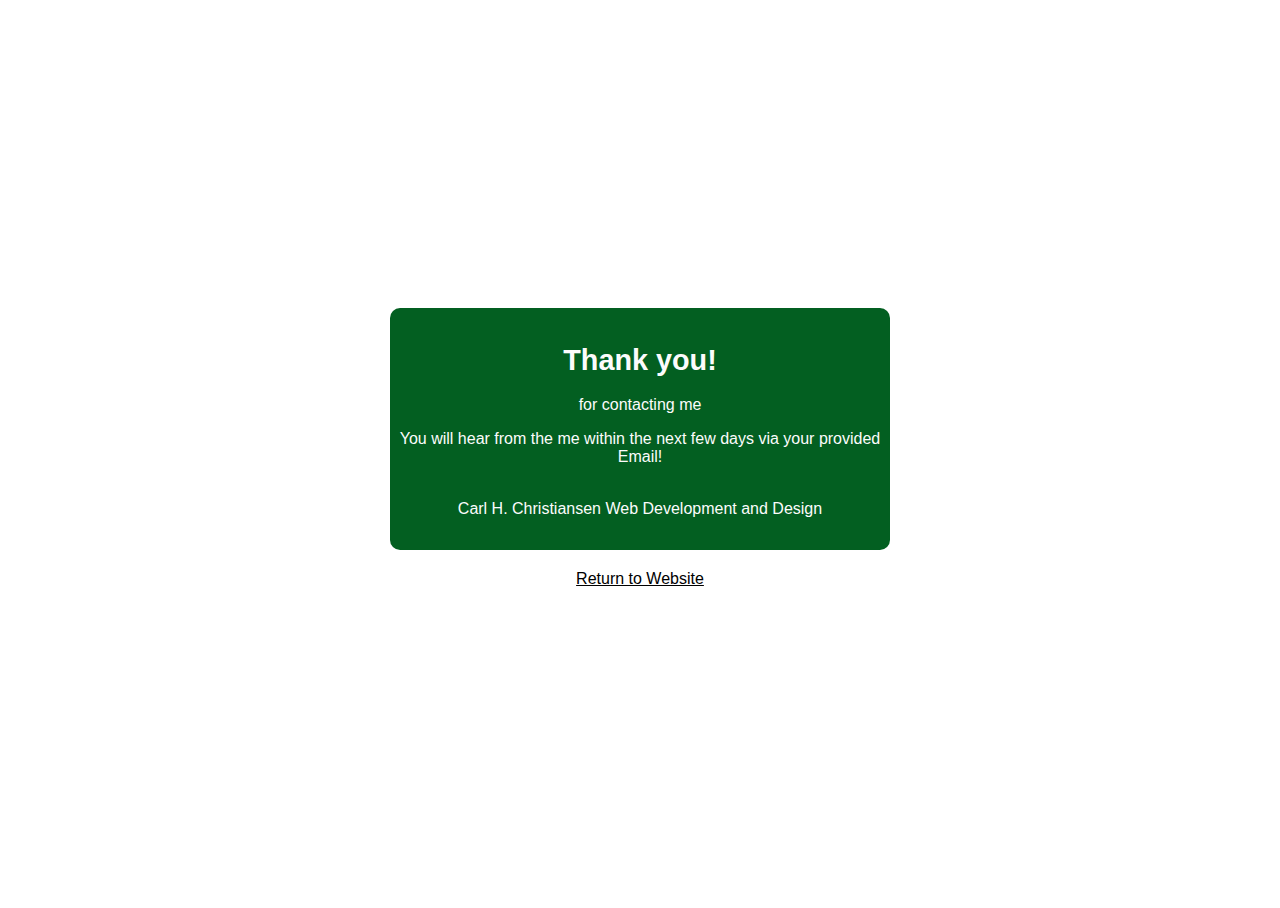
<file: thanks/thanks.html>
<!DOCTYPE html>
<html lang="en">
<head>
    <meta charset="UTF-8">
    <meta http-equiv="X-UA-Compatible" content="IE=edge">
    <meta name="viewport" content="width=device-width, initial-scale=1.0">
    <link rel="stylesheet" href="thanks.css">
    
    <title>Thanks</title>
</head>
<body>
    <div class="thank-you-container">
    <div class="thank-you-box">
      <h1>Thank you!</h1>
      <p class="lead">for contacting me</p>
      <p>You will hear from the me within the next few days via your provided Email! <br><br></p>
      <p class="signature">Carl H. Christiansen Web Development and Design</p>
    </div>
    <a class="return-black" href="../index.html">Return to Website</a>
    </div>
    </body>
</body>
</html>
</file>
<file: style.css>
*{
    margin: 0;
    padding: 0;
    box-sizing: border-box;
}

html{
    scroll-behavior: smooth;
}

body{
    margin: auto;
    width: 100%;
    position: relative;
    background-color: #fcfcfc;
    font-family: 'Roboto', sans-serif;
}

::selection{
    background: #9f526430;
}

/* navbar */

.navbar{
    position: fixed;
    top: 0;
    left: 0;
    z-index: 3;
    width: 100%;
    height: 80px;
    padding: 0 10vw;
    display: flex;
    justify-content: space-between;
    align-items: center;
    background: #fcfcfc;
}

.logo{
    font-size: 1.5rem;
    font-weight: 300;
}

.nav-links-container{
    display: flex;
    list-style: none;
}

.links{
    text-decoration: none;
    color: #000;
    margin: 0 5px;
    padding: 10px;
    text-transform: capitalize;
    font-size: 1rem;
    opacity: 0.5;
    transition: .5s;
}

.links:hover{
    color: #035f21;
}

.links.active, .links:hover{
    opacity: 1;
}

/* header */

.header{
    width: 100%;
    height: 100vh;
    padding: 0 10vw;
    display: flex;
    justify-content: space-between;
    align-items: center;
    gap: 50px;
}

.header-heading{
    font-size: 2.5rem;
    font-weight: 300;
    margin-bottom: 40px;
    
}

.header-heading .brand-name{
    display: block;
    text-transform: capitalize;
    font-size: 5rem;
    margin: 10px 0;
    font-weight: 400;
}

.brand-name span{
    color: #035f21;
    
}

.btn{
    color: #121212;
    text-decoration: none;
    cursor: pointer;
    background: #fff;
    border: 1px solid #cecece;
    border-radius: 10px;
    padding: 10px 30px;
    text-transform: capitalize;
    transition: .5s;
    margin-right: 20px;
}

.btn:hover{
    color: #fff;
    background-color: #035f21;
}

.header-img-container{
    display: flex;
    justify-content: center;
    align-items: center;
    position: relative;
    right: 5%;
}

.header-img{
    position: absolute;
    top: 60%;
    left: 53%;
    transform: translate(-50%, -50%);
    width: 600px;
    height: 600px;
    object-fit: cover;
}

.circle{
    width: 400px;
    height: 400px;
    border-radius: 50%;
    background: #035f21;
    margin-left: 20px;
    position: relative;
    user-select: none;
}

.circle::before{
    content: '';
    position: absolute;
    top: 40px;
    left: 40px;
    bottom: 40px;
    right: 40px;
    border: 10px solid #fff;
    border-radius: 50%;
}

/* about section */

#about-section{
    position: relative;
    padding: 100px 10vw;
}

.heading{
    text-align: center;
    text-transform: capitalize;
    font-size: 3rem;
    font-weight: 300;
    margin-bottom: 70px;
    margin-top: 50px;
}

.about-container{
    width: 100%;
    margin: 50px 0 100px;
    display: flex;
    gap: 100px;
}

.image-container{
    width: 40%;
    position: relative;
}

.about-img{
    width: 90%;
    height: 500px;
    display: block;
    object-fit: cover;
    margin: 10px auto;
    border-radius: 1000px;
}

.square{
    width: 200px;
    height: 200px;
    border-radius: 50px;
    background: #035f21;
    position: absolute;
    right: 10px;
    top: -30px;
    z-index: -1;
    transform: rotate(45deg);
}

.social-links{
    margin-top: 20px;
    display: flex;
    gap: 20px;
    justify-content: center;
}

.social-img{
    width: 30px;
    height: 30px;
    opacity: .4;
    transition: .5s;
}

.social-img:hover{
    opacity: 1;
}

.info{
    width: 50%;
}

.info p{
    font-size: 1.2rem;
    line-height: 2rem;
    margin: 30px 0;
}

/* skills */

.sub-heading{
    font-size: 2rem;
    font-weight: 300;
    margin: 40px 0;
    text-transform: capitalize;
    margin-top: 100px;
}

.skills{
    display: flex;
    flex-wrap: wrap;
    gap: 20px;
    margin-bottom: 60px;
}

.skill-name{
    padding: 10px 20px;
    background: #fff;
    border: 1px solid #cecece;
    cursor: default;
    transition: .2s;
    border-radius: 10px;
}

.skill-name:hover{
    color: #fff;
    background-color: #035f21;
}

/* time line */

.timeline-container{
    width: 100%;
    position: relative;
}

.card-container{
    width: 100%;
    padding: 0 10%;
    margin-top: -100px;
}

.card{
    display: block;
    width: 45%;
    min-height: 200px;
    min-width: 300px;
    background: #000;
    color: #fff;
    border: 1px solid #fcfcfc;
    border-radius: 10px;
    position: relative;
}

.card-container:nth-child(1) .card{
    margin-top: 150px;
    background-color: #fe6666;
}

.card-container:nth-child(2) .card{
    background-color: #ffa654;
}

.card-container:nth-child(3) .card{
    background-color: #18bfa1;
}

.card-container:nth-child(4) .card{
    background-color: #33c0df;
}

.card-container:nth-child(5) .card{
    background-color: #cb3bb4;
}

.card-container:nth-child(even) .card{
    margin-left: auto;
}

.card-title{
    width: 100%;
    height: 60px;
    font-weight: 300;
    background: rgba(255, 255, 255, 0.2);
    padding: 20px;
}

.card-body{
    padding: 20px;
    font-size: 1.1rem;
    line-height: 1.8rem;
    opacity: 0.8;
    font-weight: 300;
}

.card-container:nth-child(odd) .card::after{
    content: '';
    position: absolute;
    height: 120%;
    right: -11%;
    top: 50%;
    border-right: 2px dashed #035f21;
    transform: translateY(-50%);
}

.card-container .card::before{
    content: '';
    position: absolute;
    width: 10px;
    height: 10px;
    right: -7.5%;
    top: 50%;
    transform: translateY(-50%);
    border-radius: 50%;
    border: 3px solid #035f21;
}

.card-container:nth-child(even) .card::before{
    left: -8%;
}

/* portfolio section */

#project-section{
    position: relative;
    margin: 50px 0;
    padding: 0 10vw;
}

.filter{
    display: flex;
    justify-content: center;
    gap: 20px;
    flex-wrap: wrap;
    margin-bottom: 50px;
}

.filter-btn{
    margin-right: 0;
}

.filter-btn.active{
    background: #035f21;
    color: #fff;
}

.project-container{
    width: 100%;
    display: flex;
    flex-wrap: wrap;
    gap: 10px;
    position: relative;
    justify-content: center;
}

.project-card{
    width: 250px;
    height: 250px;
    overflow: hidden;
    display: flex;
    background: #ebebeb;
    transition: .5s;
    border-radius: 5px;
    position: relative;
    justify-content: center;
}

.project-thumbnail:hover{
    transform: scale(1.1);
}

.project-thumbnail{
    width: 100%;
    position: relative;
    border-radius: 5px;
    overflow: hidden;
    transition: 0.5s all ease-in-out;
    cursor: pointer;
}

.close-btn{
    position: absolute;
    top: 20px;
    left: 20px;
    width: 20px;
    cursor: pointer;
    display: none;
}

.project-image{
    width: 100%;
    height: 100%;
    object-fit: cover;
}

.project-card.active{
    border: 1px solid #cecece;
}

.project-wrapper{
    transition: 1s;
}

.project-card.blur{
    filter: blur(5px);
}

.project-card.active .project-wrapper{
    position: fixed;
    top: 0;
    left: 0;
    z-index: 2;
    width: 100%;
    height: 100vh;
    display: flex;
    justify-content: center;
    align-items: center;
    gap: 20px;
    background: rgba(0,0,0, 0.1);
}

.project-card.active .project-thumbnail{
    width: 300px;
    height: 300px;
}

.project-card.active .close-btn{
    display: block;
}

.project-card.active .tags{
    position: absolute;
    bottom: 10px;
    z-index: 2;
    left: 10px;
    color: #fff;
    opacity: .9;
}

.project-body{
    display: none;
}

.project-card.active .project-body{
    display: block;
    width: 300px;
    height: 300px;
    background: #fff;
    border-radius: 5px;
    padding: 30px;
    border: 1px solid #cecece;
}

.project-name{
    font-size: 2rem;
    font-weight: 300;
    text-transform: capitalize;
}

.project-detail{
    font-size: 16px;
    line-height: 20px;
    margin: 20px 0;
}

.project-body .btn{
    display: inline-block;
    margin-top: 10px;
    margin-right: 5px;
    padding: 10px 20px;
}

/* contact section */

#contact-section{
    margin: 100px 0;
    padding: 0 10vh;
}

.form{
    width: 100%;
    margin-top: -50px;
    text-align: center;
}

input, textarea{
    width: 100%;
    height: 5vh;
    font-size: 1rem;
    padding: 2vh;
    background-color: #fff;
    border: 3px solid #035f22b7;
    border-radius: 10px;
    margin: 10px 0;
    outline: none;
}

::placeholder{
    color: #888888;
    text-transform: capitalize;
}

textarea{
    height: 20vh;
    font-family: 'roboto', sans-serif;
    resize: none;
}

.contact-btn{
    padding: 15px 35px;
    background: #035f21;
    color: #fff;
    border: none;
    outline: none;
    font-size: 1rem;
    text-transform: capitalize;
    cursor: pointer;
    border-radius: 5px;
    margin-top: 20px;
    
}

/* table view */

@media (max-width: 1060px){
    html{
        font-size: 15px;
    }
    .header-heading .brand-name{
        font-size: 4rem;
    }

    .circle{
        width: 350px;
        height: 350px;
    }
    .header-img{
        width: 350px;
        height: 350px;
    }

    /*  about */

    .about-container{
        flex-direction: column;
        align-items: center;
        gap: 20px;
    }
    .info{
        width: 100%;
    }
    .image-container{
        width: 320px;
    }
    .about-img{
        width: 100%;
    }
    /* time line */

    .card-container{
        margin-top: 20px;
    }
    .card{
        width: 70%;
        margin: auto;
    }

    .card-container .card::before{
        display: none;
    }

    .card-container .card::after{
        right: 50% !important;
        z-index: -1;
    }
}

/* small screen */

@media (max-width: 750px){
    .toggle-btn{
        position: absolute;
        right: 10vw;
        width: 50px;
        height: 40px;
        border: 1px solid #cecece;
        border-radius: 5px;
        cursor: pointer;
        display: flex;
        flex-direction: column;
        gap: 7px;
        justify-content: center;
        align-items: center;
    }
    .toggle-btn span{
        width: 60%;
        height: 1px;
        background: #cecece;
    }

    .toggle-btn.active span:nth-child(2){
        display: none;
    }

    .toggle-btn.active span:nth-child(1){
        position: absolute;
        transform: rotate(45deg);
    }
    .toggle-btn.active span:nth-child(3){
        position: absolute;
        transform: rotate(-45deg);
    }

    .nav-links-container.active{
        display: block;
    }
    .nav-links-container{
        position: absolute;
        top: 80%;
        flex-direction: column;
        width: calc(100% + 20vw);
        left: 0;
        background: #fcfcfc;
        display: none;
    }
    .nav-link{
        height: 60px;
        width: 100%;
    }
    .links{
        display: block;
        padding: 20px 10vw;
    }
    .links:hover, .links.active{
        background: rgba(0,0,0,0.1);
    }

    .header{
        height: auto;
        padding: 100px 10vw;
        flex-direction: column-reverse;
        gap: 100px;
    }
    .content{
        text-align: center;
    }
    .circle{
        width: 250px;
        height: 250px;
    }
    .header-img{
        width: 300px;
        height: 300px;
    }

    /* timeline */
    .card-container{
        padding: 0;
    }
    .card{
        width: 100%;
    }

    .project-wrapper{
        flex-direction: column;
        gap: 5px !important;
    }

    .project-card.active .project-thumbnail{
        width: 300px;
        height: 200px;
    }
    .project-card.active .project-body{
        height: auto;
        width: 300px;
    }
}
</file>
<file: mobile-first-responsive/style.css>
*{
    margin: 0;
    padding: 0;
    font-family: 'Poppins', sans-serif;
}
.header{
    min-height: 100vh;
    width: 100%;
    background-image: linear-gradient(rgba(4,9,30,0.7),rgba(4,9,30,0.7)),url(images/blå-sal.jpg);
    background-position: center;
    background-size: cover;
    position: relative;
    overflow: hidden;
}

nav{
    display: flex;
    padding: 2% 4%;
    justify-content: space-between;
    align-items: center;
}
nav img{
    width: 160px;
}
.nav-links{
    flex: 1;
    text-align: right;
}
.nav-links ul li{
    list-style: none;
    display: inline-block;
    padding: 8px 12px;
    position: relative;
}
.nav-links ul li a{
    color: #fff;
    text-decoration: none;
    font-size: 13px;
}
.nav-links ul li::after{
    content: '';
    width: 0%;
    height: 2px;
    background: #a40000;
    display: block;
    margin: auto;
    transition: .5s;    
}
.nav-links ul li:hover::after{
    width: 100%;
}
nav .fa{
    display: none;
}

.text-box{
    width: 90%;
    color: #fff;
    position: absolute;
    top: 50%;
    left: 50%;
    transform: translate(-50%, -50%);
    text-align: center;
}
.text-box h1{
    font-size: 62px;
}
.text-box p{
    margin: 20px 0 40px;
    font-size: 14px;
    color: #fff;
}
.visit-btn {
    display: inline-block;
    text-decoration: none;
    color: #fff;
    border: 1px solid #fff;
    padding: 12px 34px;
    font-size: 13px;
    background: transparent;
    position: relative;
    cursor: pointer;
    transition: 1s;
}

.visit-btn:hover{
    border: 1px solid #a40000;
    background: #a40000;
}


@media(max-width: 700px)
{
   .nav-links ul li
    {
        display: block;
    }
    .nav-links
    {
        position: fixed;
        background: #a40000;
        height: 100vh;
        width: 200px;
        top: 0;
        right: -200px;
        text-align: left;
        z-index: 2;
        transition: 0.5s;
    }
    .nav-links ul{
        padding: 30px;
    }
    nav .fa{
        display: block;
        color: #fff;
        margin: 10px;
        font-size: 22px;
        cursor: pointer; 
    }
    .text-box h1{
        font-size: 20px;
    }
}

/*---------- general --------*/

h1{
    font-size: 36px;
    font-weight: 600;
    color: #a40000;
}
p{
    color: #777;
    font-size: 14px;
    font-weight: 300;
    line-height: 22px;
    padding: 10px;
}
.row{
    margin-top: 5%;
    display: flex;
    justify-content: space-between;  
}
  
h3{
    text-align: center;
    font-weight: 600;
    margin: 10px 0;
}

@media (max-width:700px){
    .row{
        flex-direction: column;
    }
} 

/*---------------- now showing ----------------*/

.showing{
    width: 80%;
    margin: auto;
    text-align: center;
    padding-top: 50px;
}
.showing-col{
    flex-basis: 32%;
    border-radius: 10px;
    margin-bottom: 30px;
    position: relative;
    overflow: hidden;
}
.showing-col img{
    width: 100%;
}

.layer{
    background: transparent;
    height: 100%;
    width: 100%;
    top: 0;
    left: 0;
    position: absolute;
    transition: .5s;
}
.layer:hover{
    background: rgba(179, 0, 0, 0.7);
}
.layer h3{
    width: 100%;
    font-weight: 500;
    color: #fff;
    font-size: 26px;
    bottom: 0;
    left: 50%;
    transform: translateX(-50%);
    position: absolute;
    opacity: 0;
    transition: .5s;
}
.layer:hover h3{
    bottom: 49%;
    opacity: 1;
}

/*-------------- cinema halls ----------------*/

.halls{
    width: 80%;
    margin: auto;
    text-align: center;
    padding-top: 100px;
}
.halls-col{
    flex-basis: 31%;
    border-radius: 10px;
    margin-bottom: 5%;
    text-align: left;
}
.halls-col img{
    width: 100%;
    border-radius: 10px;
}
.halls-col p{
    padding: 0;
    margin-bottom: 20px;
}
.halls-col h3{
    margin-top: 16px;
    margin-bottom: 5px;
    text-align: left;
}

/*---------------- reviews ------------------*/

.reviews{
    width: 80%;
    margin: auto;
    padding-top: 100px;
    text-align: center;
}

.reviews-col{
    flex-basis: 44%;
    border-radius: 10px;
    margin-bottom: 5%;
    text-align: left;
    background: #1b1b1b;
    padding: 25px;
    cursor: pointer;
    display: flex;
}
.reviews-col img{
    height: 40px;
    margin-left: 5px;
    margin-right: 30px;
    border-radius: 50%;
}
.reviews-col p{
    padding: 0;
}
.reviews-col h3{
    margin-top: 15px;
    text-align: left;
}
.reviews-col .fa{
    color: #a40000;
}

@media(max-width:700px){
    .reviews-col img{
        margin-left: 0px;
        margin-right: 15px;
    }
}

/*--------------Footer---------------*/

.footer{
    width: 100%;
    text-align: center;
    padding: 30px 0;
}
.footer h4{
    margin-bottom: 25px;
    margin-top: 20px;
    font-weight: 600;
}

.icons .fa{
    color: #a40000;
    margin: 0 13px;
    cursor: pointer;
    padding: 18px 0;
}


/*--------------- cinemaclub --------------*/


.sub-header{
    height: 50vh;
    width: 100%;
    background-image: linear-gradient(rgba(4,9,30,0.7),rgba(4,9,30,0.7)),url(images/pige1.jpg);
    background-position: center;
    background-size: cover;
    text-align: center;
    color: #fff;
}
.sub-header h1{
    margin-top: 100px;
}
.skyggen{
    width: 80%;
    margin: auto;
    padding-top: 80px;
    padding-bottom: 50px;
}

.skyggen-col{
    flex-basis: 48%;
    padding: 30px 2px;
}
.skyggen-col h1{
    padding-top: 0;
}
.skyggen-col p{
    padding: 15px 0 25px;
}

.hero-btn.red-btn{
    border: 1px solid #a40000;
    background: transparent;
    color: #a40000;
}
.hero-btn.red-btn:hover{
    border: 1px solid #a40000;
    background: #a40000;
    color: #fff;
}
.hero-btn.red-btn::after{
    background: #a40000;
}
.hero-btn.red-btn::before{
    background: #a40000;
}
.content-image{
    flex-basis: 50%;
}
.skyggen-col img{
    width: 100%;
}

/*------- Contact Us Page ------------*/

.sub-header2{
    height: 50vh;
    width: 100%;
    background-image: linear-gradient(rgba(4,9,30,0.7),rgba(4,9,30,0.7)),url(images/kino.jpg);
    background-position: center;
    background-size: cover;
    text-align: center;
    color: #fff;
}
.sub-header2 h1{
    margin-top: 100px;
}
.location{
    width: 80%;
    margin: auto;
    padding: 80px 0;
}
.location iframe{
    width: 100%;
}

.contact-us{
    width: 80%;
    margin: auto;
}
.contact-col{
    flex-basis: 48%;
    margin-bottom: 30px;
}

.contact-col div{
    display: flex;
    align-items: center;
    margin-bottom: 40px;
}

.contact-col div .fa{
    font-size: 28px;
    color: #a40000;
    margin: 10px;
    margin-right: 30px;
}
    
.contact-col div p{
    padding: 0;
}
.contact-col div h5{
    font-size: 20px;
    margin-bottom: 5px;
    color: #555;
    font-weight: 400;
    
}
.contact-col input, .contact-col textarea{
    width: 100%;
    padding: 15px;
    margin-bottom: 17px;
    outline: none;
    border: 1px solid #ccc;
}
</file>
<file: old-spice-rebranding/style.css>
@import url('https://fonts.googleapis.com/css2?family=Playfair+Display:wght@500;600;700;800;900&family=Quicksand:wght@300;400;500;600;700&display=swap');
html{
    scroll-behavior: smooth;
}
:root{
    --Playfair: 'Playfair Display', serif;
    --Quicksand: 'Quicksand', sans-serif;
    --Roboto: 'Roboto', sans-serif;
    --dark: #3c393d;
    --exDark: #2b2b2b;
}
*{
    padding: 0;
    margin: 0;
    font-family: var(--Quicksand);
}
body{
    line-height: 1.4;
    color: var(--dark);
}
img{
    width: 100%;
    display: block;
}
.container{
    max-width: 1320px;
    margin: 0 auto;
    padding: 0 1.2rem;
}

/* header */
header{
    min-height: 100vh;
    background: linear-gradient(rgba(0, 0, 0, 0.4), rgba(0, 0, 0, 0.4)), url(images/banner.jpg) center/cover no-repeat fixed;
    display: flex;
    flex-direction: column;
    justify-content: stretch;
}
.navbar{
    background: rgba(0, 0, 0, 0.6);
    padding: 1.2rem;
}
.navbar-brand{
    color: #fff;
    font-size: 2rem;
    display: block;
    text-align: center;
    text-decoration: none;
    font-family: var(--Playfair);
    letter-spacing: 1px;
}
.navbar-nav{
    padding: 0.8rem 0 0.2rem 0;
    text-align: center;
}
.navbar-nav a{
    text-transform: uppercase;
    font-family: var(--Roboto);
    letter-spacing: 1px;
    font-weight: 500;
    color: #fff;
    text-decoration: none;
    display: inline-block;
    padding: 0.4rem 0.1rem;
    letter-spacing: 3px;
    transition: 0.5s ease;
}
.navbar-nav a:hover{
    color: #e10000;

}
.banner{
    flex: 1;
    display: flex;
    align-items: center;
    justify-content: center;
    text-align: center;
    color: #fff;
}
.banner-logo{
    font-size: 3rem;
    font-family: var(--Playfair);
    line-height: 1.2;
}
.banner-logo span{
    font-family: var(--Playfair);
    color: var(--exDark);
}
.banner p{
    padding: 1rem 0 2rem 0;
    font-size: 1.2rem;
    text-transform: capitalize;
    font-family: var(--Roboto);
    font-weight: 300;
    word-spacing: 2px;
}
.banner form{
    background: #fff;
    border-radius: 2rem;
    padding: 0.6rem 1rem;
    display: flex;
    justify-content: space-between;
}
.search-input{
    font-family: var(--Roboto);
    font-size: 1.1rem;
    width: 100%;
    outline: 0;
    padding: 0.6rem 0;
    border: none;
}
.search-input::placeholder{
    text-transform: capitalize;
}
.search-btn{
    width: 40px;
    font-size: 1.1rem;
    color: var(--dark);
    border: none;
    background: transparent;
    outline: 0;
    cursor: pointer;
}

/* products */
.products{
    padding: 4.5rem 0;
}
.title{
    text-align: center;
    padding: 1rem 0;
}
.title h2{
    font-family: var(--Playfair);
    font-size: 2.4rem;
}
.title p{
    text-transform: uppercase;
    padding: 0.6rem 0;
}
.products-content{
    margin: 2rem 0;
}
.products-item{
    margin: 1.5rem 0;
}
.products-img{
    position: relative;
    overflow: hidden;
}
.products-img::after{
    position: absolute;
    content: "";
    top: 0;
    left: 0;
    width: 100%;
    height: 100%;
    background: rgba(0, 0, 0, 0.3);
}
.products-img img{
    transition:  all 0.5s ease;
}
.products-item:hover img{
    transform: scale(1.2);
}
.products-img span:first-of-type{
    position: absolute;
    z-index: 1;
    top: 10px;
    left: 10px;
    color: #fff;
    padding: 0.25rem 1rem;
}
.products-img span:last-of-type{
    position: absolute;
    z-index: 1;
    bottom: 10px;
    right: 10px;
    color: #fff;
    font-weight: 700;
    font-size: 1.1rem;
}
.products-title{
    padding: 1rem;
    font-size: 1.2rem;
    text-align: center;
    width: 70%;
    margin: 0 auto;
}
.products-title a{
    color: var(--dark);
    text-decoration: none;
    text-transform: capitalize;
    font-family: var(--Playfair);
}

.products-title a:hover {
    transition: 0.3s;
    color: #e10000;
}

/* blogs */
.blog{
    background: #f9f9f9;
    padding: 4.5rem 0;
}
.blog-content{
    margin: 2rem 0;
}
.blog-img{
    position: relative;
}
.blog-text{
    margin: 2.2rem 0;
    padding: 0 1rem;
}
.blog-text span{
    font-weight: 300;
    display: block;
    padding-bottom: 0.5rem;
}
.blog-text h2{
    font-family: var(--Playfair);
    padding: 1rem 0;
    font-size: 1.65rem;
    font-weight: 500;
}
.blog-text p{
    font-weight: 300;
    font-size: 1.1rem;
    opacity: 0.9;
    padding-bottom: 1.2rem;
}
.blog-text a{
    font-family: var(--Roboto);
    font-size: 1.1rem;
    text-decoration: none;
    color: var(--dark);
    display: inline-block;
    background: var(--dark);
    color: #fff;
    padding: 0.55rem 1.2rem;
    transition: all 0.5s ease;
}
.blog-text a:hover{
    background: var(--exDark);
}

/* about */
.about{
    padding: 4.5rem 0;
}
.about-text{
    margin: 2rem 0;
}
.about-text > p{
    font-size: 1.1rem;
    padding: 0.6rem 0;
    opacity: 0.8;
}

/* footer */
footer{
    background: var(--exDark);
    color: #fff;
    text-align: center;
    padding: 2rem 0;
}
.social-links{
    display: flex;
    justify-content: center;
    margin-bottom: 1.4rem;
}
.social-links a{
    border: 2px solid #fff;
    color: #fff;
    display: block;
    width: 40px;
    height: 40px;
    display: flex;
    justify-content: center;
    align-items: center;
    border-radius: 50%;
    text-decoration: none;
    margin: 0 0.3rem;
    transition: all 0.5s ease;
}

.social-links a:hover{
    background: #fff;
    color: var(--exDark);
}
.footer span{
    margin-top: 1rem;
    display: block;
    font-family: var(--Playfair);
    letter-spacing: 2px;
}

/* Media Queries */
@media screen and (min-width: 768px){
    .navbar-nav a{
        padding-right: 1.2rem;
        padding-left: 1.2rem;
    }
    .banner-title{
        font-size: 5rem;
    }
    .banner form{
        margin-top: 1.4rem;
        width: 80%;
        margin-left: auto;
        margin-right: auto;
    }
    .navbar .container{
        display: flex;
        align-items: center;
        justify-content: space-between;
    }
    .search-input{
        padding: 0.8rem 0;
    }
    .products-content{
        display: grid;
        grid-template-columns: repeat(3, 1fr);
        gap: 2rem;
    }
    .products-item{
        margin: 0;
    }
    .blog-content{
        display: grid;
        grid-template-columns: repeat(3, 1fr);
        gap: 2rem;
    }
    .about-content{
        display: grid;
        grid-template-columns: repeat(2, 1fr);
        column-gap: 3rem;
        align-items: center;
    }
}
</file>
<file: online-magazine/style.css>
*{
    margin: 0;
    padding: 0;
    box-sizing: border-box;
}   
html{
    scroll-behavior: smooth;
}
p {
    font-size: 1.2rem;
    line-height: 26px;
    word-wrap: break-word;
    overflow-wrap: break-word;
    hyphens: auto;
    font-family: 'Merriweather', serif;
    margin: auto;
    color: #333;
}
/* Navbar */
.navbar{
    display: flex;
    justify-content: center;
    align-items: center;
    background-color: rgba(0, 0, 0, 0.5);
    position: sticky;
    top: 0;
}
.navbar ul{
    display: flex;
    list-style: none;
    margin: 20px 0px;
}
.navbar ul li{
    font-family: 'Merriweather', serif;
    font-size: 1.2rem;
    font-weight: bold;
}
.navbar ul li a{
    text-decoration: none;
    color: white;
    padding: 8px 25px;
    transition: all .5 ease;
}
.navbar ul li a:hover{
    background-color: white;
    color: black;
    box-shadow: 0 0 10px white;
}

/* home section */
#home{
    display: flex;
    flex-direction: column;
    background-color: rgba(0, 0, 0, 0.5);
    height: 840px;
    justify-content: center;
    align-items: center;
    color: white
}
#home::before{
    content: "";
    position: absolute;
    top: 0;
    right: 0;
    background: url('image/glass.jpg') no-repeat center center/cover;
    height: 900px;
    width: 100%;
    z-index: -1;
    opacity: .9;
}
.main{
    display: flex;
    flex-direction: column;
    /* border: 1px solid white; */
    align-items: center;
    position: absolute;
    top: 30%;
    right: 65%;
}
.headings{
    font-family: 'Merriweather', serif;
    font-size: 3rem;
    text-align: center;
    margin: 40px 0px;
}

/* general section */ 
#General{
    display: flex;
    flex-direction: column;
    box-sizing: border-box;
    padding: 20px;
    margin: 20px 100px 175px;
}
#pic{
    display: flex;
}
#pic img{
    width: 35%;
    height: 0%;
    min-width: 450px;
}
#intro{
    flex-direction: column;
    text-align: justify;
    padding: 10px;
    margin: 0 0 0 75px;

}
#intro h2{
    font-size: 2rem;
    margin-bottom: 20px;
}
.ul{
    font-size: 1.2rem;
    line-height: 26px;
    font-family: 'Merriweather', serif;
    margin: 0 0 0 75px;
    color: #333;
}

/* how its made section */
#how{
    display: flex;
    flex-direction: column;
    background-color: rgba(0, 0, 0, 0.9);
    color: white;
    align-items: center;
    padding: 60px 100px 100px;
    
}
.gallery{
    display: flex;
    flex-wrap: wrap;
    justify-content: center;
    box-sizing: border-box;
    margin: 40px 0;
    width: 54%;
}
.gallery img{
    width: 100%;
    margin: 15px 10px 90px;
}
.pg{
    margin-bottom: 15px;
    color: rgb(230, 230, 230);
    width: 80%;
    text-align: center;
}
.pgh{
    font-size: 1.5rem;
}

/* interesting facts section */
#facts{
    display: flex;
    flex-direction: column;
    padding: 20px;
    margin: 50px 150px 150px;
}
.row{
    display: flex;
    justify-content: space-around;
    flex-wrap: wrap;
    box-sizing: border-box;
}
.box{
    display: flex;
    flex-direction: column;
    width: 350px;
    height: 450px;
    border: 1px solid black;
    margin: 10px;
    align-items: center;
    text-align: justify;
    padding: 10px;
    border-radius: 15px;
    background: linear-gradient(to top, rgb(160, 77, 0) 50%, white 50%);
    background-size: 100% 200%;
    transition: all .8s;
}
.box1:hover{
    background-position: left bottom;
    color: white;
    border: none;
    box-shadow: 0 0 100px rgb(255, 136, 24);
}
.box2:hover{
    background-position: left bottom;
    color: white;
    border: none;
    box-shadow: 0 0 100px rgb(255, 230, 0);
}
.box3:hover{
    background-position: left bottom;
    color: white;
    border: none;
    box-shadow: 0 0 100px rgb(0, 0, 0);
}
.box img{
    width: 100px;
    height: 90px;
    background-color: transparent;
    margin: 15px;
}

/* contact section */
#contact{
    display: flex;
    flex-direction: column;
    box-sizing: border-box;
    background-color: rgba(0, 0, 0, 0.9);
    color: white;
    padding: 20px;
}
.form{
    display: flex;
    flex-direction: column;
    box-sizing: border-box;
    align-items: center;
    margin: 20px 0px;
}
.input{
    padding: 12px;
    margin: 15px;
    width: 30%;
    border: none;
    outline: none;
}
#msg{
    width: 20%;
    padding: 10px;
    margin: 15px;
    border: none;
    outline: none;
}
#send{
    padding: 10px;
    width: 10%;
    margin: 40px;
    border: none;
    outline: none;
}
#send:hover{
    cursor: pointer;
    box-shadow: 0 0 10px white;
}
</file>
<file: sorry/sorry.css>
html {
    height: 100%;
  }
  body {
    background: #fff;
    display: flex;
    flex-direction: column;
    align-items: center;
    justify-content: center;
    height: 100%;
    font-family:'Roboto', sans-serif;
    font-size:16px  
  }
  
  h1 {
      font-size: 1.8rem; 
  }
  
  .thank-you-container {
      margin: 0 auto;
      max-width: 500px;
      padding: 0 4em;
  }
  .thank-you-box {
      background: #035f21;
      color: rgb(252, 252, 252);
      padding: 1em 0.5em;
      border-radius: 10px;
      text-align: center;
  }
  .return-black {
     margin: 20px 0;
     text-align: center;
     width: 100%;
     float: left;
    color: black;
  }
</file>
<file: thanks/thanks.css>
html {
    height: 100%;
  }
  body {
    background: #fff;
    display: flex;
    flex-direction: column;
    align-items: center;
    justify-content: center;
    height: 100%;
    font-family:'Roboto', sans-serif;
    font-size:16px  
  }
  
  h1 {
      font-size: 1.8rem; 
  }
  
  .thank-you-container {
      margin: 0 auto;
      max-width: 500px;
      padding: 0 4em;
  }
  .thank-you-box {
      background: #035f21;
      color: rgb(252, 252, 252);
      padding: 1em 0.5em;
      border-radius: 10px;
      text-align: center;
  }
  .return-black {
     margin: 20px 0;
     text-align: center;
     width: 100%;
     float: left;
    color: black;
  }
</file>
